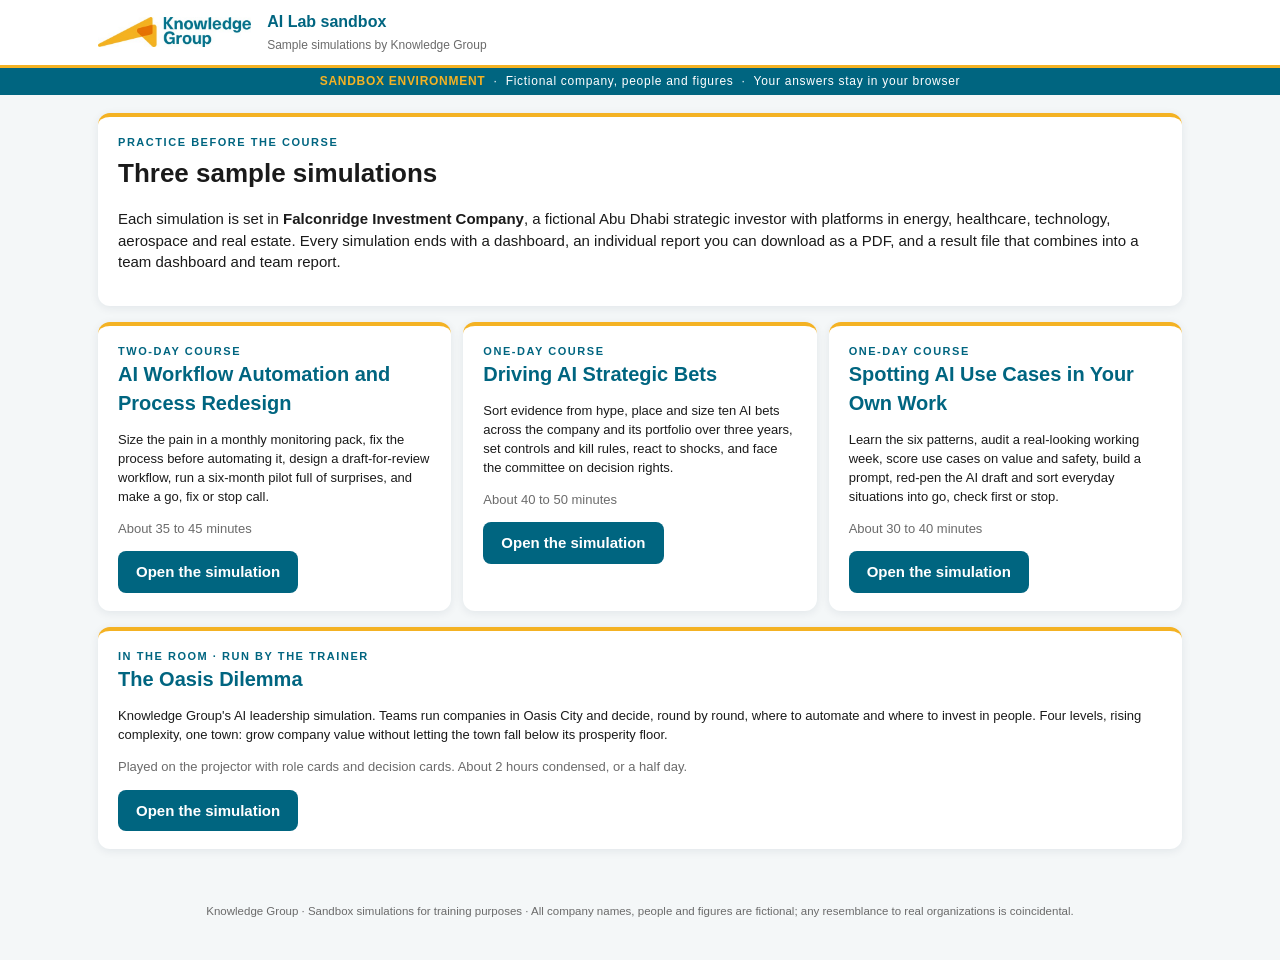
<file: index.html>
<!doctype html>
<html lang="en"><head><meta charset="utf-8"><meta name="viewport" content="width=device-width,initial-scale=1"><meta name="robots" content="noindex,nofollow">
<title>AI Lab sandbox: sample simulations | Knowledge Group</title><link rel="icon" href="assets/kg-logo.jpg"><link rel="stylesheet" href="assets/engine.css"></head>
<body>
<div class="top"><div class="in"><img src="assets/kg-logo.jpg" alt="Knowledge Group"><div class="t"><b>AI Lab sandbox</b><span>Sample simulations by Knowledge Group</span></div></div></div>
<div class="sandbox"><b>SANDBOX ENVIRONMENT</b> &nbsp;&middot;&nbsp; Fictional company, people and figures &nbsp;&middot;&nbsp; Your answers stay in your browser</div>
<div class="wrap">
<div class="card"><div class="kicker">Practice before the course</div><h1>Three sample simulations</h1>
<p>Each simulation is set in <b>Falconridge Investment Company</b>, a fictional Abu Dhabi strategic investor with platforms in energy, healthcare, technology, aerospace and real estate. Every simulation ends with a dashboard, an individual report you can download as a PDF, and a result file that combines into a team dashboard and team report.</p></div>
<div class="grid3">
<div class="card"><div class="kicker">Two-day course</div><h2>AI Workflow Automation and Process Redesign</h2><p class="small">Size the pain in a monthly monitoring pack, fix the process before automating it, design a draft-for-review workflow, run a six-month pilot full of surprises, and make a go, fix or stop call.</p><p class="small muted">About 35 to 45 minutes</p><a class="btn" href="workflow-redesign/">Open the simulation</a></div>
<div class="card"><div class="kicker">One-day course</div><h2>Driving AI Strategic Bets</h2><p class="small">Sort evidence from hype, place and size ten AI bets across the company and its portfolio over three years, set controls and kill rules, react to shocks, and face the committee on decision rights.</p><p class="small muted">About 40 to 50 minutes</p><a class="btn" href="ai-strategic-bets/">Open the simulation</a></div>
<div class="card"><div class="kicker">One-day course</div><h2>Spotting AI Use Cases in Your Own Work</h2><p class="small">Learn the six patterns, audit a real-looking working week, score use cases on value and safety, build a prompt, red-pen the AI draft and sort everyday situations into go, check first or stop.</p><p class="small muted">About 30 to 40 minutes</p><a class="btn" href="ai-use-cases/">Open the simulation</a></div>
</div>
<div class="card"><div class="kicker">In the room  &middot;  Run by the trainer</div><h2>The Oasis Dilemma</h2><p class="small">Knowledge Group's AI leadership simulation. Teams run companies in Oasis City and decide, round by round, where to automate and where to invest in people. Four levels, rising complexity, one town: grow company value without letting the town fall below its prosperity floor.</p><p class="small muted">Played on the projector with role cards and decision cards. About 2 hours condensed, or a half day.</p><a class="btn" href="oasis-dilemma/">Open the simulation</a></div>
</div>
<div class="foot">Knowledge Group &middot; Sandbox simulations for training purposes &middot; All company names, people and figures are fictional; any resemblance to real organizations is coincidental.</div>
</body></html>
</file>
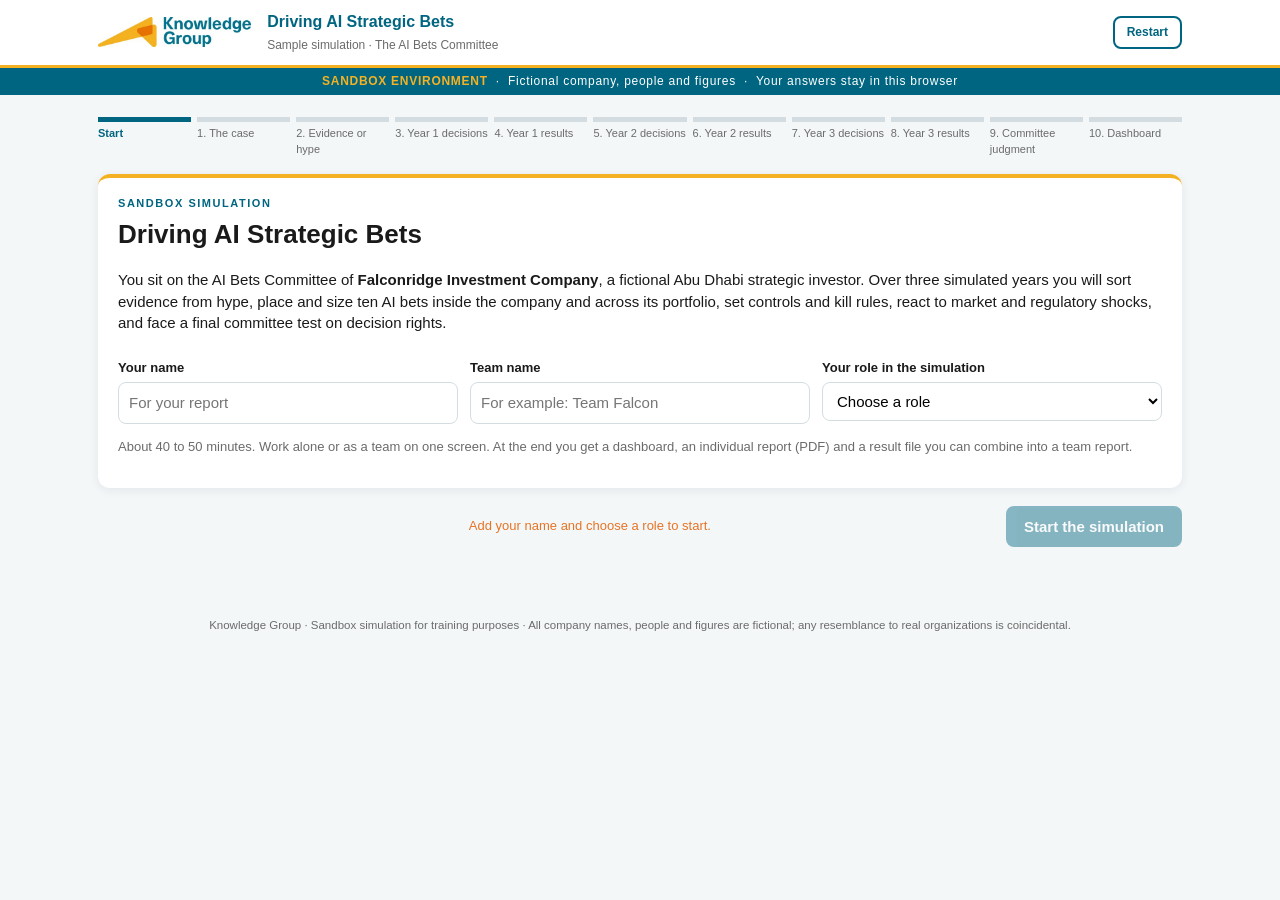
<file: ai-strategic-bets/index.html>
<!doctype html>
<html lang="en"><head><meta charset="utf-8"><meta name="viewport" content="width=device-width,initial-scale=1"><meta name="robots" content="noindex,nofollow">
<title>Driving AI Strategic Bets: sample simulation | Knowledge Group sandbox</title><link rel="icon" href="../assets/kg-logo.jpg"><link rel="stylesheet" href="../assets/engine.css"></head>
<body><div id="app"></div><noscript>Please turn on JavaScript to run this simulation.</noscript><script src="../assets/engine.js"></script><script src="sim.js"></script></body></html>
</file>
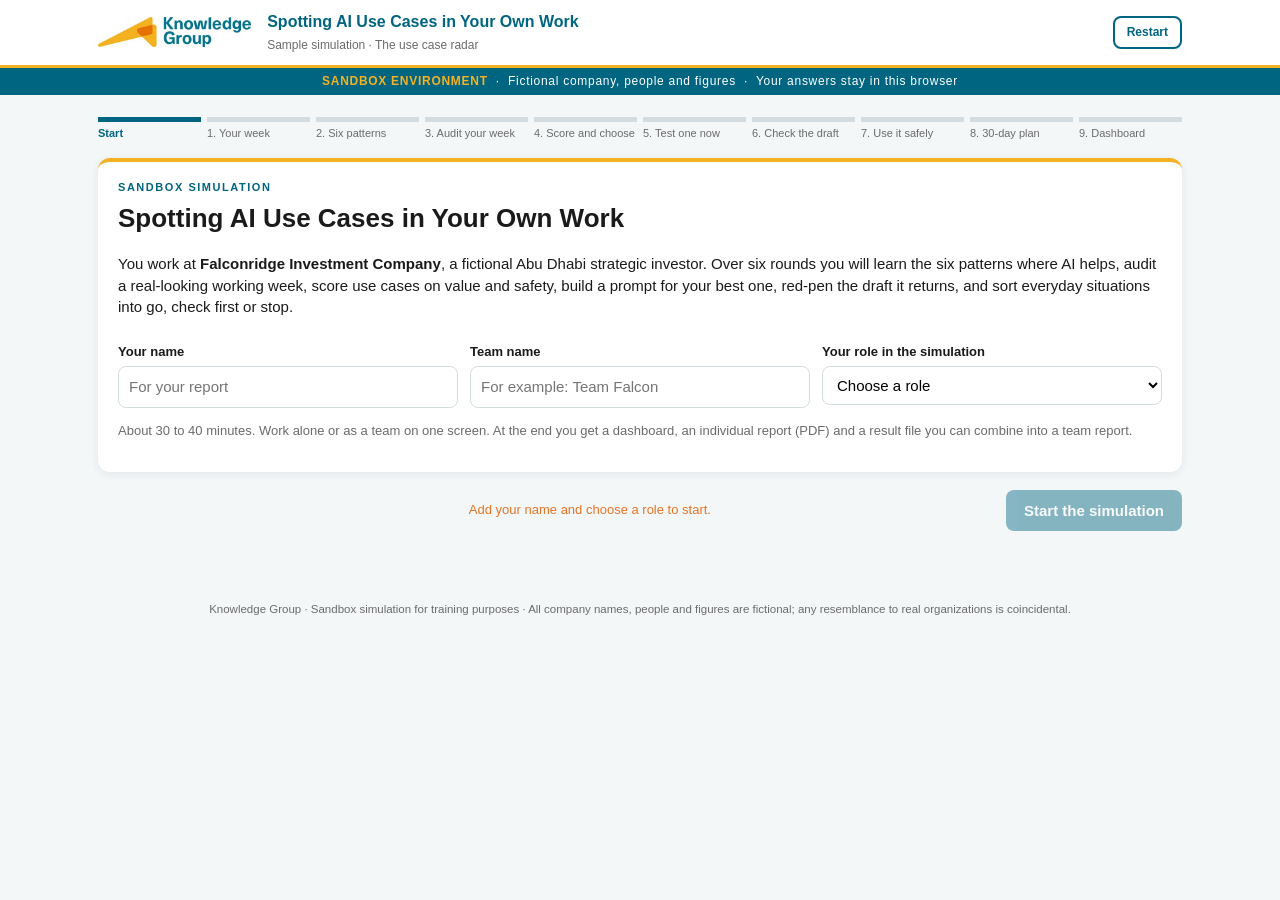
<file: ai-use-cases/index.html>
<!doctype html>
<html lang="en"><head><meta charset="utf-8"><meta name="viewport" content="width=device-width,initial-scale=1"><meta name="robots" content="noindex,nofollow">
<title>Spotting AI Use Cases in Your Own Work: sample simulation | Knowledge Group sandbox</title><link rel="icon" href="../assets/kg-logo.jpg"><link rel="stylesheet" href="../assets/engine.css"></head>
<body><div id="app"></div><noscript>Please turn on JavaScript to run this simulation.</noscript><script src="../assets/engine.js"></script><script src="sim.js"></script></body></html>
</file>
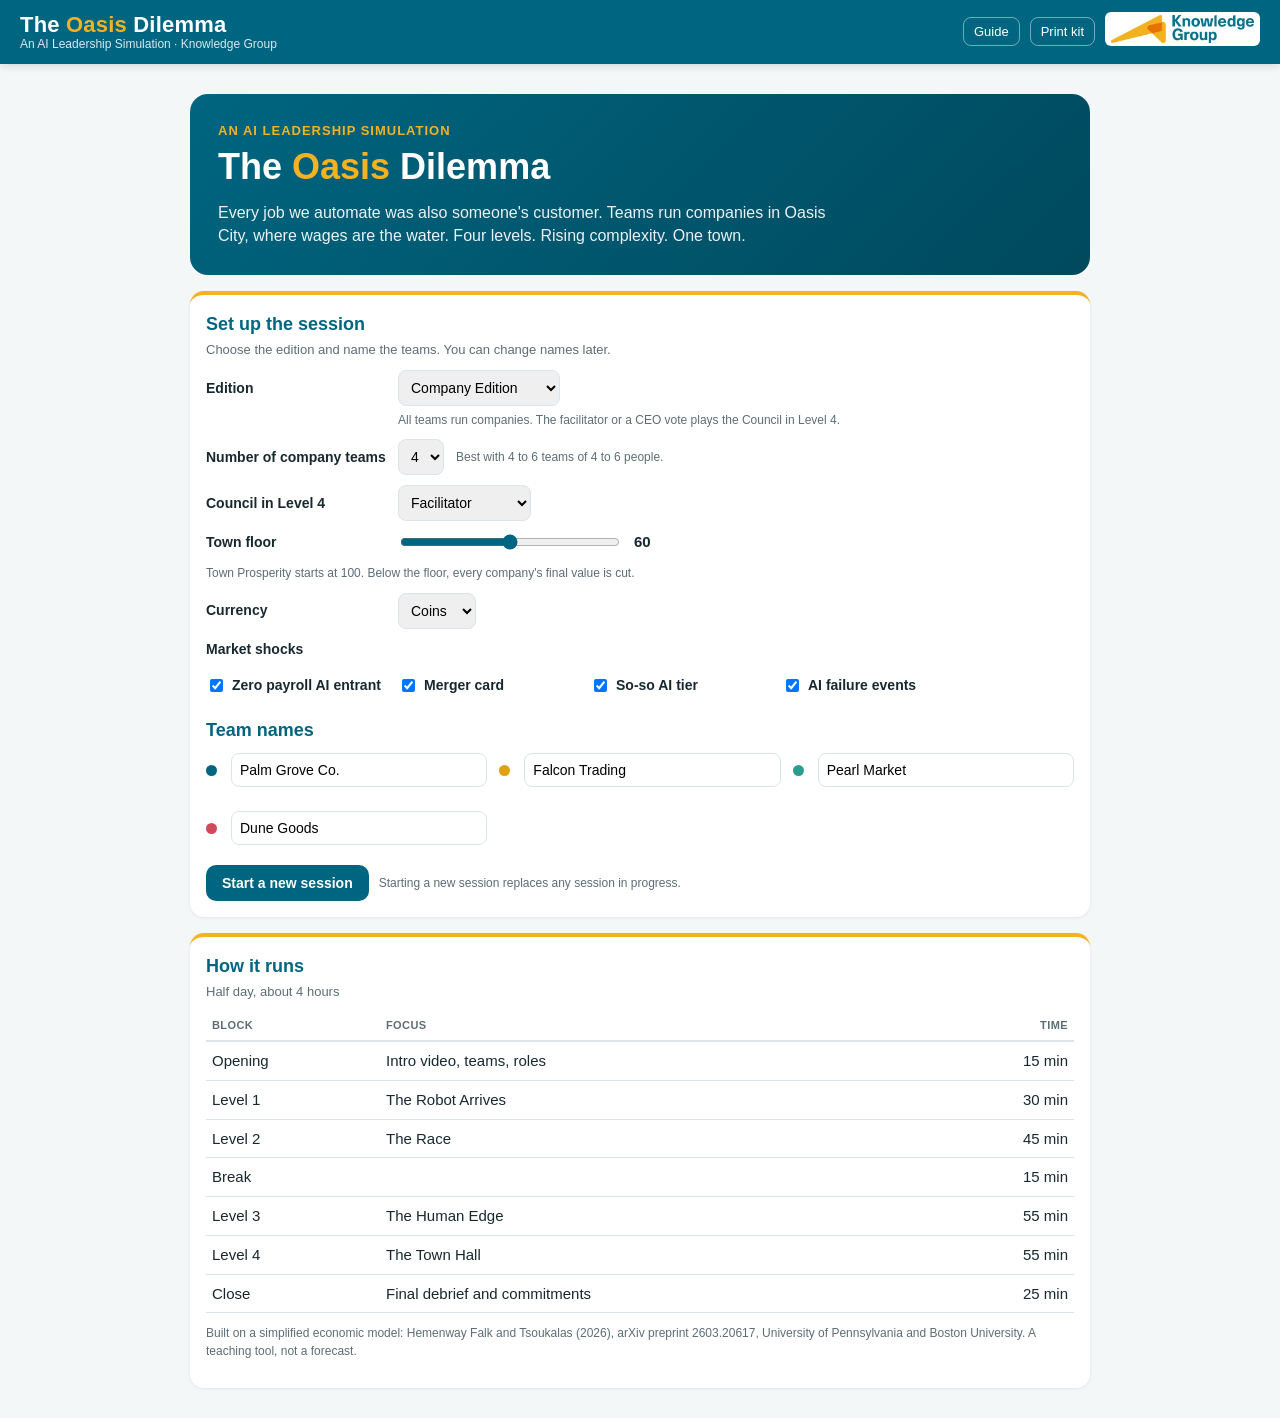
<file: oasis-dilemma/index.html>
<!DOCTYPE html>
<html lang="en">
<head>
<meta charset="utf-8">
<meta name="viewport" content="width=device-width, initial-scale=1">
<meta name="robots" content="noindex,nofollow">
<title>The Oasis Dilemma | Knowledge Group</title>
<link rel="icon" href="../assets/kg-logo.jpg">
<style>
:root{--teal:#006580;--teal-d:#00495d;--teal-l:#e5f1f4;--gold:#F4B223;--gold-d:#c98f0d;--gold-l:#fff5dc;--ink:#18282f;--muted:#5d6d75;--bg:#f3f7f8;--line:#dbe5e9;--good:#1f9d7a;--bad:#c8414f;--sand:#f3e3c3}
*{box-sizing:border-box}
html,body{margin:0;padding:0}
body{font-family:Arial,Helvetica,sans-serif;background:var(--bg);color:var(--ink);font-size:15px;line-height:1.45}
button{font-family:inherit;cursor:pointer}
.hdr{background:var(--teal);color:#fff;display:flex;align-items:center;gap:16px;padding:12px 20px;flex-wrap:wrap;position:sticky;top:0;z-index:20;box-shadow:0 2px 8px rgba(0,0,0,.12)}
.brand{display:flex;flex-direction:column;line-height:1.15}
.brand .t{font-size:22px;font-weight:700;letter-spacing:.2px}
.brand .t b{color:var(--gold)}
.brand .s{font-size:12px;opacity:.85}
.lvl{display:flex;align-items:center;gap:10px;margin-left:auto;flex-wrap:wrap}
.pill{background:rgba(255,255,255,.14);border:1px solid rgba(255,255,255,.25);border-radius:999px;padding:6px 12px;font-size:13px;white-space:nowrap}
.pill.gold{background:var(--gold);color:#3a2a00;border-color:var(--gold);font-weight:700}
.hbtn{background:transparent;border:1px solid rgba(255,255,255,.45);color:#fff;border-radius:8px;padding:6px 10px;font-size:13px}
.hbtn:hover{background:rgba(255,255,255,.12)}
.logo-slot img{height:34px;background:#fff;border-radius:6px;padding:3px 6px}
.wrap{padding:16px;max-width:1600px;margin:0 auto}
.grid{display:grid;grid-template-columns:1.1fr 1fr;gap:16px}
@media (max-width:980px){.grid{grid-template-columns:1fr}.lvl{margin-left:0}}
@media (max-width:760px){.hdr{position:static}.brand .t{font-size:20px}}
.card{background:#fff;border-radius:14px;border-top:4px solid var(--gold);box-shadow:0 1px 3px rgba(16,40,50,.08);padding:16px;margin-bottom:16px}
.card h2{margin:0 0 4px;font-size:18px;color:var(--teal)}
.card .sub{color:var(--muted);font-size:13px;margin-bottom:10px}
.stats{display:grid;grid-template-columns:repeat(4,1fr);gap:10px;margin-top:10px}
@media (max-width:620px){.stats{grid-template-columns:repeat(2,1fr)}}
.stat{background:var(--teal-l);border-radius:10px;padding:10px}
.stat .k{font-size:11px;text-transform:uppercase;letter-spacing:.5px;color:var(--muted)}
.stat .v{font-size:22px;font-weight:700;color:var(--teal-d)}
.stat .d{font-size:12px}
.up{color:var(--good)}.down{color:var(--bad)}
.meter{position:relative;height:16px;background:#eaf0f2;border-radius:999px;overflow:hidden;margin-top:6px}
.meter .fill{position:absolute;left:0;top:0;bottom:0;border-radius:999px;transition:width .8s}
.meter .floor{position:absolute;top:-3px;bottom:-3px;width:3px;background:var(--bad)}
.tpi-row{display:flex;justify-content:space-between;align-items:baseline;margin-top:12px}
.tpi-row .big{font-size:26px;font-weight:700}
table{border-collapse:collapse;width:100%}
.lb th{font-size:11px;text-transform:uppercase;letter-spacing:.4px;color:var(--muted);text-align:right;padding:6px 6px;border-bottom:2px solid var(--line);white-space:nowrap}
.lb th:first-child,.lb th:nth-child(2){text-align:left}
.lb td{padding:8px 6px;border-bottom:1px solid var(--line);text-align:right;white-space:nowrap}
.lb td:first-child,.lb td:nth-child(2){text-align:left}
.lb tr.entrant td{color:var(--muted);font-style:italic}
.dot{display:inline-block;width:11px;height:11px;border-radius:50%;margin-right:6px;vertical-align:-1px}
.wbar{display:flex;height:10px;width:110px;border-radius:5px;overflow:hidden;background:#eee}
.wbar span{display:block;height:100%}
.legend{display:flex;gap:12px;flex-wrap:wrap;font-size:12px;color:var(--muted);margin-top:8px}
.legend i{display:inline-block;width:10px;height:10px;border-radius:2px;margin-right:4px;vertical-align:-1px}
.scroll{overflow-x:auto}
.teams{display:grid;grid-template-columns:repeat(auto-fill,minmax(250px,1fr));gap:12px}
.team{border:1px solid var(--line);border-radius:12px;padding:12px;background:#fff;position:relative}
.team.locked{background:var(--teal-l);border-color:var(--teal)}
.team h3{margin:0 0 8px;font-size:15px;display:flex;align-items:center}
.field{display:flex;align-items:center;justify-content:space-between;margin:6px 0;gap:8px}
.field label{font-size:13px;color:var(--muted)}
.step{display:flex;align-items:center;gap:4px}
.step button{width:30px;height:30px;border-radius:8px;border:1px solid var(--line);background:#fff;font-size:17px;line-height:1}
.step button:hover{border-color:var(--teal)}
.step .n{min-width:28px;text-align:center;font-weight:700;font-size:16px}
.seg{display:flex;border:1px solid var(--line);border-radius:8px;overflow:hidden}
.seg button{border:0;background:#fff;padding:5px 8px;font-size:12px}
.seg button.on{background:var(--teal);color:#fff}
.note{font-size:12px;color:var(--muted);margin-top:6px}
.lockbox{text-align:center;padding:18px 0;color:var(--teal-d);font-weight:700}
.btn{border:0;border-radius:10px;padding:10px 16px;font-size:14px;font-weight:700}
.btn.primary{background:var(--teal);color:#fff}
.btn.primary:hover{background:var(--teal-d)}
.btn.gold{background:var(--gold);color:#3a2a00}
.btn.ghost{background:#fff;border:1px solid var(--line);color:var(--ink)}
.btn.small{padding:6px 10px;font-size:12px;border-radius:8px}
.btn:disabled{opacity:.45;cursor:not-allowed}
.actions{display:flex;gap:10px;flex-wrap:wrap;align-items:center;margin-top:14px}
.banner{background:var(--gold-l);border:1px solid var(--gold);border-radius:10px;padding:10px 12px;margin-bottom:12px;font-size:14px}
.banner b{color:#7a5300}
.modal-bg{position:fixed;inset:0;background:rgba(10,30,38,.6);z-index:50;display:flex;align-items:flex-start;justify-content:center;overflow-y:auto;padding:30px 12px}
.modal{background:#fff;border-radius:16px;max-width:980px;width:100%;padding:24px;border-top:6px solid var(--gold);box-shadow:0 20px 60px rgba(0,0,0,.3);animation:pop .25s ease-out}
@keyframes pop{from{transform:translateY(12px);opacity:0}to{transform:none;opacity:1}}
.modal h1{margin:0 0 6px;color:var(--teal);font-size:30px}
.modal h2{color:var(--teal);font-size:19px;margin:20px 0 8px}
.modal .kicker{color:var(--gold-d);font-weight:700;text-transform:uppercase;letter-spacing:1px;font-size:13px}
.modal ul{padding-left:20px;margin:6px 0}
.modal li{margin:5px 0}
.cols{display:grid;grid-template-columns:1fr 1fr;gap:16px}
@media (max-width:760px){.cols{grid-template-columns:1fr}}
.insight{background:var(--teal);color:#fff;border-radius:12px;padding:14px 16px;font-size:16px;margin:12px 0}
.insight b{color:var(--gold)}
.matrix td,.matrix th{border:1px solid var(--line);padding:10px;text-align:center}
.matrix th{background:var(--teal-l);font-size:13px}
.matrix td.hl{background:var(--gold-l);font-weight:700}
.reveal-row{display:grid;grid-template-columns:200px 1fr 120px 120px;gap:10px;align-items:center;padding:10px;border-bottom:1px solid var(--line);opacity:0;animation:fadein .5s forwards}
@media (max-width:760px){.reveal-row{grid-template-columns:1fr 1fr}}
@keyframes fadein{to{opacity:1}}
.icons{display:flex;flex-wrap:wrap;gap:2px}
.ic{width:18px;height:18px}
.evcard{max-width:420px;margin:10px auto;border-radius:16px;background:linear-gradient(160deg,var(--teal),var(--teal-d));color:#fff;padding:28px;text-align:center;animation:flip .6s ease-out}
@keyframes flip{from{transform:rotateY(90deg)}to{transform:none}}
.evcard .t{font-size:24px;font-weight:700;color:var(--gold);margin-bottom:8px}
.formrow{display:flex;gap:12px;align-items:center;margin:10px 0;flex-wrap:wrap}
.formrow label{min-width:180px;font-weight:700;font-size:14px}
input[type=text],select,textarea{font-family:inherit;font-size:14px;padding:8px;border:1px solid var(--line);border-radius:8px}
input[type=range]{width:220px;accent-color:var(--teal)}
textarea{width:100%;min-height:120px}
.tabs{display:flex;gap:6px;flex-wrap:wrap;margin:10px 0}
.tabs button{border:1px solid var(--line);background:#fff;border-radius:999px;padding:6px 12px;font-size:13px}
.tabs button.on{background:var(--teal);color:#fff;border-color:var(--teal)}
.guide h3{color:var(--teal);margin:18px 0 6px}
.guide p{margin:6px 0}
.small{font-size:12px;color:var(--muted)}
.podium{display:flex;gap:14px;align-items:flex-end;justify-content:center;margin:16px 0;flex-wrap:wrap}
.pod{background:var(--teal-l);border-radius:12px 12px 0 0;padding:12px;text-align:center;min-width:150px}
.pod.p1{background:var(--gold);min-height:190px}.pod.p2{min-height:150px}.pod.p3{min-height:120px}
.pod .n{font-weight:700;font-size:16px}.pod .v{font-size:24px;font-weight:700}
.kit{display:grid;grid-template-columns:repeat(auto-fill,minmax(300px,1fr));gap:14px}
.rcard{border:2px solid var(--teal);border-radius:12px;padding:14px;break-inside:avoid;page-break-inside:avoid;background:#fff}
.rcard .role{color:var(--teal);font-weight:700;font-size:18px}
.rcard .lv{color:var(--gold-d);font-weight:700;font-size:12px;text-transform:uppercase;letter-spacing:.8px}
.rcard .line{border-bottom:1px solid #9bb;height:26px}
.setup{max-width:900px;margin:30px auto}
.hero{background:linear-gradient(135deg,var(--teal),var(--teal-d));color:#fff;border-radius:18px;padding:28px;margin-bottom:16px;position:relative;overflow:hidden}
.hero h1{margin:0;font-size:36px}.hero h1 b{color:var(--gold)}
.hero p{margin:8px 0 0;max-width:620px;opacity:.92;font-size:16px}
.opt{display:inline-flex;align-items:center;gap:6px;margin:4px 12px 4px 0;font-size:14px}
.tag{display:inline-block;background:var(--gold-l);color:#7a5300;border-radius:6px;padding:2px 6px;font-size:11px;font-weight:700;margin-left:6px}
.chart{width:100%;height:auto}
.toast{position:fixed;bottom:18px;left:50%;transform:translateX(-50%);background:var(--ink);color:#fff;padding:10px 16px;border-radius:10px;z-index:60;font-size:14px;max-width:90vw;animation:pop .2s}
@media print{body{background:#fff}.modal-bg,.modal{background:#fff!important}#app,.modal-bg .no-print{display:none!important}.modal-bg{position:static;background:none;padding:0}.modal{box-shadow:none;border:0;max-width:none;padding:0}.rcard{margin-bottom:10px}.kit{grid-template-columns:1fr 1fr}}
</style>
</head>
<body>
<div id="app"></div>
<div id="modal"></div>
<script>
/* The Oasis Dilemma: simulation engine (pure functions, no DOM).
   Core mechanism follows Hemenway Falk and Tsoukalas (2026), "The AI Layoff Trap", arXiv:2603.20617:
   each firm keeps its full saving from automation but bears only its market share of the
   household demand it destroys. Level 1 reproduces the paper's prisoner's dilemma exactly. */
(function (root) {
  'use strict';

  var BASE = {
    wage: 10,            // coins per person per round
    lambda: 0.8,         // share of household income spent in Oasis City shops
    visitorPerFirm: 60,  // visitor and export demand per original company per round
    startCash: 100,
    startTrust: 60,
    sosoCost: 7,         // so-so AI: saves only 3, no integration cost, no ramp up
    sosoOut: 0.9,
    augCopilot: 2,       // AI copilot cost per augmented role per round
    augTrain: 3,         // one time training per new augmented role
    augRevenue: 6,       // better service and upselling per augmented role per round (own revenue)
    ventureReskill: 8,   // one time reskilling per person moved to a new venture
    ventureRamp: [0, 10, 14, 18], // venture revenue per person by venture age (rounds)
    ventureCapShare: 0.4,
    rehire: 4,           // one time cost to bring a role back from AI
    friction: 0.5,       // integration cost = friction x (new standard AI roles)^2
    retrainCost: 25,     // coins to retrain and re-employ one displaced person
    mergerFee: 15,
    charterMonitor: 2,
    valueMultiple: 6,
    ventureMultiple: 3
  };

  var LEVELS = {
    1: { key: 1, name: 'The Robot Arrives', rounds: 2, aiCost: [4, 4], aiOut: [1, 1], friction: false, jcurve: false,
         price: false, workforce: false, trustOnShare: false, events: false, council: false, soso: false, entrant: [] },
    2: { key: 2, name: 'The Race', rounds: 3, maxRounds: 4, aiCost: [4, 3, 2, 2], aiOut: [1.3, 1.5, 1.7, 1.8], friction: true, jcurve: true,
         price: true, workforce: false, trustOnShare: false, events: false, council: false, soso: true, entrant: [] },
    3: { key: 3, name: 'The Human Edge', rounds: 3, aiCost: [2, 2, 2], aiOut: [1.8, 1.9, 2.0], friction: true, jcurve: true,
         price: true, workforce: true, trustOnShare: true, events: true, council: false, soso: true, entrant: [0.5, 0.8, 1.0] },
    4: { key: 4, name: 'The Town Hall', rounds: 2, maxRounds: 3, aiCost: [2, 1, 1], aiOut: [2.0, 2.1, 2.2], friction: true, jcurve: true,
         price: true, workforce: true, trustOnShare: true, events: true, council: true, soso: true, entrant: [1.0, 1.1, 1.2] }
  };

  var PRICE = {
    value:    { label: 'Value',    attract: 1.3,  margin: -0.10 },
    standard: { label: 'Standard', attract: 1.0,  margin: 0 },
    premium:  { label: 'Premium',  attract: 0.75, margin: 0.08 }
  };

  var EVENTS = [
    { id: 'boom',      title: 'Export boom',        text: 'A new air route brings more visitors. Visitor demand is 25% higher this round.' },
    { id: 'slowdown',  title: 'Global slowdown',    text: 'Fewer visitors this round. Visitor demand is 20% lower.' },
    { id: 'outage',    title: 'AI outage',          text: 'A major AI provider goes down. Every AI agent produces half its output this round. Augmented roles keep working.' },
    { id: 'viral',     title: 'Viral praise',       text: 'A post about the company that invested most in its people goes viral. Its trust rises by 10.' },
    { id: 'incident',  title: 'Data incident',      text: 'The company with the most AI agents suffers a data incident. Trust falls by 12 and clean up costs 10 coins.' },
    { id: 'pricedrop', title: 'AI price drop',      text: 'A new model launches. AI agents cost 1 coin less this round.' },
    { id: 'backlash',  title: 'Customer backlash',  text: 'Local customers notice the empty counters. Any company that automated 3 or more roles this round loses 6 trust.' },
    { id: 'skills',    title: 'Skills shortage',    text: 'Trainers are fully booked. Training for new augmented roles costs double this round.' }
  ];

  function clamp(x, a, b) { return Math.max(a, Math.min(b, x)); }
  function r1(x) { return Math.round(x * 10) / 10; }

  // Seeded RNG so a session can be replayed
  function rng(seed) {
    var s = seed >>> 0;
    return function () {
      s = (s + 0x6D2B79F5) >>> 0;
      var t = s;
      t = Math.imul(t ^ (t >>> 15), t | 1);
      t ^= t + Math.imul(t ^ (t >>> 7), t | 61);
      return ((t ^ (t >>> 14)) >>> 0) / 4294967296;
    };
  }

  function param(arr, i) { return arr[Math.min(i, arr.length - 1)]; }

  function newFirm(id, name, L) {
    return {
      id: id, name: name, L: L || 10, active: true, mergedInto: null,
      human: L || 10, ai: 0, soso: 0, aug: 0, venture: 0,
      ventureCohorts: [], // [{n, age}]
      cash: BASE.startCash, trust: BASE.startTrust,
      charter: false, history: []
    };
  }

  function newGame(opts) {
    opts = opts || {};
    var n = clamp(opts.teams || 4, 2, 8);
    var names = opts.names || [];
    var firms = [];
    for (var i = 0; i < n; i++) firms.push(newFirm(i, names[i] || ('Team ' + (i + 1)), 10));
    return {
      version: 1,
      seed: opts.seed || 20261116,
      settings: {
        edition: opts.edition || 'company',      // company | government | mixed | lite
        councilMode: opts.councilMode || 'facilitator',
        modules: { merger: true, entrant: true, soso: true, failures: true },
        floor: opts.floor || 60,
        currency: opts.currency || 'coins',
        hints: true
      },
      N0: n,
      firms: firms,
      level: 1, round: 0,          // round index within level (0 based) of the NEXT round to play
      council: { levy: 0, retrain: 60, support: 30, rebate: 10, charterCap: 60, charterPenalty: 10, mandatory: false },
      town: { reemployed: 0, retrainFund: 0, entrantRevenue: 0 },
      log: [],                      // one entry per played round
      pendingEvent: null
    };
  }

  function levelCfg(game) {
    var cfg = JSON.parse(JSON.stringify(LEVELS[game.level]));
    if (game.settings.edition === 'lite') {
      cfg.price = false; cfg.soso = false; cfg.events = false;
      if (cfg.key === 2) { cfg.rounds = 2; cfg.maxRounds = 3; }
      if (cfg.key === 3) cfg.rounds = 2;
      if (cfg.key === 4) { cfg.rounds = 1; cfg.maxRounds = 2; }
    }
    if (!game.settings.modules.soso) cfg.soso = false;
    if (!game.settings.modules.entrant) cfg.entrant = [];
    return cfg;
  }

  function activeFirms(game) { return game.firms.filter(function (f) { return f.active; }); }

  // Default decision = keep current workforce
  function defaultDecision(f) {
    return { ai: f.ai, soso: f.soso, aug: f.aug, venture: f.venture, price: 'standard', charter: f.charter };
  }

  // Validate and normalise a decision for a firm in the current level
  function normalise(game, f, d) {
    var cfg = levelCfg(game);
    var L = f.L;
    var out = {
      ai: clamp(Math.round(+d.ai || 0), 0, L),
      soso: cfg.soso ? clamp(Math.round(+d.soso || 0), 0, L) : 0,
      aug: cfg.workforce ? clamp(Math.round(+d.aug || 0), 0, L) : 0,
      venture: cfg.workforce ? clamp(Math.round(+d.venture || 0), 0, Math.floor(L * BASE.ventureCapShare)) : 0,
      price: cfg.price && PRICE[d.price] ? d.price : 'standard',
      charter: cfg.council ? !!d.charter : false
    };
    if (!cfg.soso) { out.ai = clamp(out.ai + 0, 0, L); }
    // In Levels 1 and 2 existing so-so roles remain unless changed
    var used = out.ai + out.soso + out.aug + out.venture;
    if (used > L) {
      // trim in order: venture, aug, soso, ai
      var over = used - L;
      ['venture', 'aug', 'soso', 'ai'].forEach(function (k) {
        var t = Math.min(over, out[k]); out[k] -= t; over -= t;
      });
    }
    out.human = L - out.ai - out.soso - out.aug - out.venture;
    return out;
  }

  // Bot decision (Government edition, Level 4): rational short run best response
  function botDecision(game, f, cfg) {
    var i = game.round;
    var c = param(cfg.aiCost, i);
    var N = activeFirms(game).length;
    var eta = currentEta(game);
    var l = BASE.lambda * (1 - eta) * BASE.wage;
    var tau = game.council.levy;
    var marginal = (BASE.wage - c) - l / N - tau;
    var d = defaultDecision(f);
    var inCharter = game.council.mandatory || f.charter;
    var cap = Math.floor(f.L * game.council.charterCap / 100);
    var target = f.ai + f.soso;
    if (marginal > 0) target = Math.min(f.L - f.venture - f.aug, target + 3);
    else if (marginal < -2) target = Math.max(0, target - 2);
    if (inCharter && marginal <= game.council.charterPenalty) target = Math.min(target, cap);
    d.soso = Math.min(f.soso, target);
    d.ai = target - d.soso;
    d.charter = inCharter;
    return d;
  }

  function currentEta(game) {
    // income replaced for displaced households, from the last round played
    var last = game.log[game.log.length - 1];
    return last ? last.town.eta : 0;
  }

  function trustFactor(t) { return 0.6 + 0.8 * clamp(t, 0, 100) / 100; }

  // Play one round. decisions: {firmId: decision}. eventId optional.
  function playRound(game, decisions, eventId) {
    var g = JSON.parse(JSON.stringify(game));
    var cfg = levelCfg(g);
    var i = g.round;
    var R = rng(g.seed + g.log.length * 7919);
    var firms = activeFirms(g);
    var N = firms.length;
    var W = BASE.wage;
    var aiCost = param(cfg.aiCost, i);
    var aiOut = param(cfg.aiOut, i);
    var augOut = 1 + 0.65 * aiOut;
    var ev = eventId ? EVENTS.filter(function (e) { return e.id === eventId; })[0] : null;
    if (ev && ev.id === 'pricedrop') aiCost = Math.max(1, aiCost - 1);
    var augTrain = BASE.augTrain * (ev && ev.id === 'skills' ? 2 : 1);
    var govBots = g.settings.edition === 'government' && cfg.council;

    var rows = [];
    firms.forEach(function (f) {
      var raw = govBots ? botDecision(g, f, cfg) : (decisions && decisions[f.id]) || defaultDecision(f);
      if (cfg.council && g.council.mandatory) raw.charter = true;
      var d = normalise(g, f, raw);
      var prevAI = f.ai, prevSoso = f.soso, prevAug = f.aug, prevVen = f.venture;
      var newAI = Math.max(0, d.ai - prevAI);
      var newSoso = Math.max(0, d.soso - prevSoso);
      var autoTotalPrev = prevAI + prevSoso, autoTotal = d.ai + d.soso;
      var rehired = Math.max(0, autoTotalPrev - autoTotal);
      var newAug = Math.max(0, d.aug - prevAug);
      var newVen = Math.max(0, d.venture - prevVen);
      // venture cohorts
      var cohorts = f.ventureCohorts.map(function (c) { return { n: c.n, age: c.age + 1 }; });
      if (d.venture < prevVen) {
        var cut = prevVen - d.venture;
        for (var k = cohorts.length - 1; k >= 0 && cut > 0; k--) {
          var t = Math.min(cut, cohorts[k].n); cohorts[k].n -= t; cut -= t;
        }
        cohorts = cohorts.filter(function (c) { return c.n > 0; });
      }
      if (newVen > 0) cohorts.push({ n: newVen, age: 0 });
      var ventureRev = cohorts.reduce(function (s, c) { return s + c.n * BASE.ventureRamp[Math.min(c.age, BASE.ventureRamp.length - 1)]; }, 0);

      var aiEff = aiOut * (ev && ev.id === 'outage' ? 0.5 : 1);
      var oldAI = d.ai - newAI;
      var output = d.human * 1 + d.aug * augOut + oldAI * aiEff + newAI * aiEff * (cfg.jcurve ? 0.5 : 1) + d.soso * BASE.sosoOut * (ev && ev.id === 'outage' ? 0.5 : 1);
      if (!cfg.jcurve && !cfg.price) output = d.human + d.ai + d.soso + d.aug; // Level 1: equal output per role

      rows.push({ f: f, d: d, newAI: newAI, newSoso: newSoso, rehired: rehired, newAug: newAug, newVen: newVen,
                  cohorts: cohorts, ventureRev: ventureRev, output: output });
    });

    // Council: levy and charter
    var levy = cfg.council ? g.council.levy : 0;
    var autoAll = rows.reduce(function (s, r) { return s + r.d.ai + r.d.soso; }, 0);
    var levyRevenue = levy * autoAll;
    var penalties = 0;
    rows.forEach(function (r) {
      r.charterCost = 0; r.penalty = 0;
      if (cfg.council && r.d.charter) {
        r.charterCost = BASE.charterMonitor;
        var cap = Math.floor(r.f.L * g.council.charterCap / 100);
        var over = Math.max(0, r.d.ai + r.d.soso - cap);
        r.penalty = over * g.council.charterPenalty;
        penalties += r.penalty;
      }
    });
    var retrainMoney = cfg.council ? levyRevenue * g.council.retrain / 100 + penalties : 0;
    var supportMoney = cfg.council ? levyRevenue * g.council.support / 100 : 0;
    var rebateMoney = cfg.council ? levyRevenue * g.council.rebate / 100 : 0;

    // Displaced households and re-employment through retraining
    var displacedGross = autoAll;
    g.town.retrainFund += retrainMoney;
    var canRetrain = Math.floor(g.town.retrainFund / BASE.retrainCost);
    var room = Math.max(0, displacedGross - g.town.reemployed);
    var nowRetrained = Math.min(canRetrain, room);
    g.town.reemployed += nowRetrained;
    g.town.retrainFund -= nowRetrained * BASE.retrainCost;
    g.town.reemployed = Math.min(g.town.reemployed, displacedGross);
    var displaced = displacedGross - g.town.reemployed;

    var wagesPaid = rows.reduce(function (s, r) { return s + W * (r.d.human + r.d.aug + r.d.venture); }, 0);
    var householdIncome = wagesPaid + g.town.reemployed * W + supportMoney;
    var visitors = BASE.visitorPerFirm * g.N0 * (ev && ev.id === 'boom' ? 1.25 : ev && ev.id === 'slowdown' ? 0.8 : 1);
    var pool = visitors + BASE.lambda * householdIncome;

    // Attractiveness and shares
    rows.forEach(function (r) {
      var a = r.output;
      if (cfg.price) a *= PRICE[r.d.price].attract;
      if (cfg.trustOnShare) a *= trustFactor(r.f.trust);
      r.attract = a;
    });
    var sumA = rows.reduce(function (s, r) { return s + r.attract; }, 0);
    var entrantStrength = cfg.entrant.length ? param(cfg.entrant, i) * (1 - levy / 20) : 0;
    var entrantA = entrantStrength > 0 ? (sumA / N) * entrantStrength : 0;
    var totalA = sumA + entrantA;
    var entrantRevenue = totalA > 0 ? pool * entrantA / totalA : 0;
    g.town.entrantRevenue = entrantRevenue;

    // AI failure events (jagged frontier)
    var failures = [];
    rows.forEach(function (r) {
      r.failure = false;
      if (g.settings.modules.failures && g.level >= 2) {
        var roles = r.d.human + r.d.aug + r.d.ai + r.d.soso;
        var aiShare = roles > 0 ? (r.d.ai + r.d.soso) / roles : 0;
        var p = aiShare > 0.4 ? 0.25 * (aiShare - 0.4) / 0.6 : 0;
        if (roles > 0) p += 0.1 * r.d.soso / roles;
        if (R() < p) { r.failure = true; failures.push(r.f.id); }
      }
    });

    var totalProfit = 0;
    rows.forEach(function (r) {
      var share = totalA > 0 ? r.attract / totalA : 0;
      var poolRev = pool * share;
      if (r.failure) poolRev *= 0.85;
      var margin = cfg.price ? PRICE[r.d.price].margin * poolRev : 0;
      r.augRev = BASE.augRevenue * r.d.aug * (ev && ev.id === 'outage' ? 0.5 : 1);
      var revenue = poolRev + margin + r.ventureRev + r.augRev;
      var wages = W * (r.d.human + r.d.aug + r.d.venture);
      var aiCosts = aiCost * r.d.ai + BASE.sosoCost * r.d.soso + BASE.augCopilot * r.d.aug;
      var friction = cfg.friction ? BASE.friction * r.newAI * r.newAI : 0;
      var oneTime = r.rehired * BASE.rehire + r.newAug * augTrain + r.newVen * BASE.ventureReskill;
      var levyCost = levy * (r.d.ai + r.d.soso);
      var eventCost = 0;
      var rebate = N > 0 ? rebateMoney / N : 0;
      var costs = wages + aiCosts + friction + oneTime + levyCost + r.charterCost + r.penalty;
      r.share = share; r.poolRev = poolRev; r.revenue = revenue; r.wages = wages; r.aiCosts = aiCosts;
      r.friction = friction; r.oneTime = oneTime; r.levyCost = levyCost; r.rebate = rebate; r.eventCost = eventCost;
      r.costs = costs; r.profit = revenue - costs + rebate;
    });

    // Trust updates and events that hit trust or cost
    var trustNote = {};
    rows.forEach(function (r) {
      var t = r.f.trust, dt = 0;
      var auto = r.newAI + r.newSoso;
      dt -= 1.5 * auto;
      if (auto >= 4) dt -= 8;
      dt += 1.5 * r.newAug + 2 * r.newVen;
      if (auto === 0 && g.level >= 3) dt += 1;
      if (cfg.council && r.d.charter && !r.f.charter) dt += 4;
      if (cfg.council && !r.d.charter && r.f.charter) dt -= 6;
      if (r.failure) dt -= 10;
      if (ev && ev.id === 'backlash' && auto >= 3) dt -= 6;
      r.dTrust = dt;
      r.trustAfter = clamp(t + dt, 0, 100);
    });
    if (ev && (ev.id === 'viral' || ev.id === 'incident')) {
      var pick = rows.slice().sort(function (a, b) {
        return ev.id === 'viral' ? (b.d.aug + b.d.venture) - (a.d.aug + a.d.venture) : (b.d.ai + b.d.soso) - (a.d.ai + a.d.soso);
      })[0];
      if (pick) {
        if (ev.id === 'viral') { pick.trustAfter = clamp(pick.trustAfter + 10, 0, 100); pick.eventNote = 'Viral praise +10 trust'; }
        else { pick.trustAfter = clamp(pick.trustAfter - 12, 0, 100); pick.profit -= 10; pick.costs += 10; pick.eventCost = 10; pick.eventNote = 'Data incident: -12 trust, 10 coins'; }
      }
    }

    // Apply to firms
    rows.forEach(function (r) {
      var f = r.f;
      f.ai = r.d.ai; f.soso = r.d.soso; f.aug = r.d.aug; f.venture = r.d.venture; f.human = r.d.human;
      f.ventureCohorts = r.cohorts; f.trust = r.trustAfter; f.charter = r.d.charter;
      f.cash = r1(f.cash + r.profit);
      totalProfit += r.profit;
      var hist = f.history;
      var lastP = hist.length ? hist[hist.length - 1].profit : r.profit;
      var avgP = (lastP + r.profit) / 2;
      var tf = trustFactor(f.trust);
      var value = (avgP >= 0 ? BASE.valueMultiple * tf * avgP : BASE.valueMultiple * avgP) + BASE.ventureMultiple * r.ventureRev + f.cash;
      var rec = {
        level: g.level, round: i + 1, price: r.d.price, human: r.d.human, ai: r.d.ai, soso: r.d.soso, aug: r.d.aug, venture: r.d.venture,
        newAI: r.newAI + r.newSoso, rehired: r.rehired, output: r1(r.output), share: r.share, revenue: r1(r.revenue), ventureRev: r1(r.ventureRev), augRev: r1(r.augRev),
        wages: r1(r.wages), aiCosts: r1(r.aiCosts), friction: r1(r.friction), oneTime: r1(r.oneTime), levy: r1(r.levyCost),
        charterCost: r.charterCost, penalty: r1(r.penalty), rebate: r1(r.rebate), eventCost: r.eventCost, costs: r1(r.costs),
        profit: r1(r.profit), cash: f.cash, trust: r1(f.trust), dTrust: r1(r.dTrust), failure: r.failure, eventNote: r.eventNote || null,
        value: r1(value), charter: r.d.charter
      };
      hist.push(rec);
    });

    var employment = rows.reduce(function (s, r) { return s + r.d.human + r.d.aug + r.d.venture; }, 0) + g.town.reemployed;
    var HI0 = g.N0 * 10 * W, EMP0 = g.N0 * 10, PROF0 = g.N0 * 40;
    var tpi = 100 * (0.5 * householdIncome / HI0 + 0.3 * employment / EMP0 + 0.2 * clamp(totalProfit / PROF0, -1, 2));
    var lostWages = displacedGross * W;
    var eta = lostWages > 0 ? clamp((g.town.reemployed * W + supportMoney) / lostWages, 0, 1) : 0;

    // Paper reference values for the debrief
    var s = W - aiCost;
    var ell = BASE.lambda * (1 - eta) * W;
    var tauStar = ell * (1 - 1 / N);

    var entry = {
      level: g.level, round: i + 1, event: ev ? ev.id : null, failures: failures,
      params: { aiCost: aiCost, aiOut: aiOut, augOut: r1(augOut), N: N, levy: levy },
      town: {
        householdIncome: r1(householdIncome), wagesPaid: wagesPaid, visitors: visitors, pool: r1(pool), employment: employment,
        displaced: displaced, reemployed: g.town.reemployed, support: r1(supportMoney), retrainMoney: r1(retrainMoney),
        rebate: r1(rebateMoney), levyRevenue: r1(levyRevenue), entrantRevenue: r1(entrantRevenue), entrantShare: totalA > 0 ? entrantA / totalA : 0,
        totalProfit: r1(totalProfit), tpi: r1(tpi), eta: eta, automated: autoAll, roles: g.N0 * 10
      },
      paper: { s: s, ell: r1(ell), privateNet: r1(s - ell / N - levy), socialNet: r1(s - ell), tauStar: r1(tauStar) }
    };
    g.log.push(entry);
    g.round = i + 1;
    g.pendingEvent = null;
    return g;
  }

  function mergeFirms(game, aId, bId) {
    var g = JSON.parse(JSON.stringify(game));
    var a = g.firms[aId], b = g.firms[bId];
    if (!a || !b || !a.active || !b.active || aId === bId) return g;
    b.L += a.L; b.human += a.human; b.ai += a.ai; b.soso += a.soso; b.aug += a.aug; b.venture += a.venture;
    b.ventureCohorts = b.ventureCohorts.concat(a.ventureCohorts);
    b.cash = r1(b.cash + a.cash - BASE.mergerFee);
    b.trust = clamp((a.trust + b.trust) / 2 - 5, 0, 100);
    b.name = b.name + ' + ' + a.name;
    a.active = false; a.mergedInto = bId;
    g.log.push({ merger: true, level: g.level, round: g.round, a: aId, b: bId, town: g.log.length ? g.log[g.log.length - 1].town : null });
    return g;
  }

  function lastRoundEntry(game) {
    for (var k = game.log.length - 1; k >= 0; k--) if (!game.log[k].merger) return game.log[k];
    return null;
  }

  function finalScores(game) {
    var last = lastRoundEntry(game);
    var tpi = last ? last.town.tpi : 100;
    var floor = game.settings.floor;
    var mult = tpi < floor ? Math.max(0, tpi / floor) : 1;
    return activeFirms(game).map(function (f) {
      var h = f.history[f.history.length - 1];
      var v = h ? h.value : f.cash;
      return { id: f.id, name: f.name, value: r1(v), finalValue: r1(v * mult), mult: mult };
    }).sort(function (a, b) { return b.finalValue - a.finalValue; });
  }

  // Level 1 payoff matrix for the debrief (per round, all or nothing)
  function payoffMatrix(N) {
    var W = 10, lam = 0.8, vis = 60, c = 4;
    function profit(me, others) {
      var HI = W * ((10 - me) + (N - 1) * (10 - others));
      var pool = vis * N + lam * HI;
      return r1(pool / N - (W * (10 - me) + c * me));
    }
    return {
      bothHold: profit(0, 0), meAuto: profit(10, 0), othersAuto: profit(0, 10), allAuto: profit(10, 10),
      perJob: { save: W - c, cost: r1(lam * W / N), town: r1(lam * W - (W - c)) }
    };
  }

  function levelDone(game) {
    var cfg = levelCfg(game);
    return game.round >= (cfg.maxRounds || cfg.rounds);
  }
  function nextLevel(game) {
    var g = JSON.parse(JSON.stringify(game));
    if (g.level < 4) { g.level += 1; g.round = 0; }
    return g;
  }

  var API = { BASE: BASE, levelDone: levelDone, nextLevel: nextLevel, LEVELS: LEVELS, PRICE: PRICE, EVENTS: EVENTS, newGame: newGame, playRound: playRound, levelCfg: levelCfg,
              normalise: normalise, defaultDecision: defaultDecision, mergeFirms: mergeFirms, finalScores: finalScores,
              payoffMatrix: payoffMatrix, activeFirms: activeFirms, lastRoundEntry: lastRoundEntry, trustFactor: trustFactor };
  if (typeof module !== 'undefined' && module.exports) module.exports = API; else root.OasisEngine = API;
})(this);

</script>
<script>
(function () {
'use strict';
var E = window.OasisEngine;
var KEY = 'oasisDilemma.v1';
var COLORS = ['#006580', '#E0A10F', '#2A9D8F', '#D1495B', '#6D597A', '#3D7EA6', '#9C6644', '#7FA34A'];
var NAMES = ['Palm Grove Co.', 'Falcon Trading', 'Pearl Market', 'Dune Goods', 'Date Tree Foods', 'Gazelle Supply', 'Sand Rose Retail', 'Mirage Mart'];
var ENTRANT = 'AutoSouq (AI native, zero payroll)';
var S = { view: 'setup', game: null, dec: {}, undo: [], modal: null, logo: null, setup: { teams: 4, names: NAMES.slice(), edition: 'company', councilMode: 'facilitator', floor: 60, currency: 'coins', modules: { merger: true, entrant: true, soso: true, failures: true } }, guideTab: 'run', kitTab: 'roles', lens: false };

function save() { try { localStorage.setItem(KEY, JSON.stringify({ view: S.view, game: S.game, dec: S.dec, setup: S.setup, logo: S.logo })); } catch (e) {} }
function load() { try { var x = JSON.parse(localStorage.getItem(KEY) || 'null'); if (x) { S.view = x.view || 'setup'; S.game = x.game; S.dec = x.dec || {}; S.setup = x.setup || S.setup; S.logo = x.logo || null; } } catch (e) {} }

function $(id) { return document.getElementById(id); }
function esc(s) { return String(s == null ? '' : s).replace(/[&<>"']/g, function (c) { return { '&': '&amp;', '<': '&lt;', '>': '&gt;', '"': '&quot;', "'": '&#39;' }[c]; }); }
function fmt(n, d) { if (n == null || isNaN(n)) return '0'; var v = Math.round(n * Math.pow(10, d || 0)) / Math.pow(10, d || 0); return v.toLocaleString('en-US', { minimumFractionDigits: d || 0, maximumFractionDigits: d || 0 }); }
function pct(x) { return fmt(x * 100) + '%'; }
function cur() { return S.game ? S.game.settings.currency : S.setup.currency; }
function C(t) { return cur() === 'pearls' ? String(t).replace(/\bcoins\b/g, 'pearls').replace(/\bcoin\b/g, 'pearl') : t; }
function sign(n) { return (n > 0 ? '+' : '') + fmt(n); }
function toast(msg) { var t = document.createElement('div'); t.className = 'toast'; t.textContent = msg; document.body.appendChild(t); setTimeout(function () { t.remove(); }, 2600); }

var LEVEL_INFO = {
  1: { time: '30 min', rounds: '2 rounds', story: 'An AI agent arrives in Oasis City. It does a person\'s job for 4 coins a round. A person costs 10. Every company gets the same offer at the same time.',
       news: ['One decision: how many of your 10 people do you replace with an AI agent?', 'Decide in secret. Every company reveals at the same time.', 'Visitors bring 60 coins per company each round. Everything else comes from local households.'],
       decide: 'AI agents (0 to 10)',
       insight: 'Each AI agent saved you <b>6 coins</b> and cost you only <b>8 &divide; number of companies</b> in lost sales. The rest landed on your rivals. Rational for each, ruinous for all. Economists call this a <b>demand externality</b>.',
       questions: ['What did you expect the other companies to do?', 'What did you decide, and why?', 'Who paid for your savings?', 'Where in your organization does a smart local decision create a cost somewhere else?'] },
  2: { time: '45 min', rounds: 'secret number of rounds', story: 'AI gets cheaper and better every round. Automating now wins market share. Nobody knows when this level ends.',
       news: ['AI cost falls every round (4, then 3, then 2) and AI output rises above a person\'s.', 'Integration cost: adding many agents at once costs more than going step by step.', 'New agents work at half speed in their first round.', 'Price position: Value wins customers but gives up margin. Premium earns more per sale but wins fewer customers.', 'Handshake Minute: talk to rivals before each vote. Promises are not binding.', 'So-so AI: cheap to install and works at once, but saves only 3 coins and produces less.'],
       decide: 'AI agents, so-so AI, price position',
       insight: 'More rivals and better AI make the trap <b>stronger</b>. Market share gains cancel out when everyone races. Yet as AI gets cheaper, there is a point where some automation is right for the whole town. The real question is <b>pace and how far</b>.',
       questions: ['Did promises hold? Why or why not?', 'What happened to your market share when everyone raced?', 'What changed as AI got cheaper?', 'Is there a point where automating is right for everyone? How would you know?'] },
  3: { time: '55 min', rounds: '3 rounds', story: 'Every role is now a choice. Trust starts to move customers. And a zero payroll rival moves into town.',
       news: ['For each role: Keep (person), Automate (AI agent), Augment (person plus AI copilot) or Redeploy to a New Venture.', 'Augmented roles produce more, earn service revenue, and keep wages in town.', 'New Ventures cost 8 coins to reskill once, then grow new customers from the next round.', 'Trust now moves market share. Big automation moves make headlines.', 'AutoSouq, an AI native company with zero payroll, enters the market.', 'Event cards each round. AI failures rise when AI runs most of your work.'],
       decide: 'AI agents, so-so AI, augmented roles, new venture roles, price',
       insight: '<b>People strategy is market strategy.</b> Augmenting people and creating new work keep the water flowing, but they cost cash now and pay later. A zero payroll rival takes customers and gives nothing back to the town.',
       questions: ['Which workforce mix created the most value, and for whom?', 'What did trust cost or earn you?', 'How did the zero payroll rival change your thinking?', 'In your organization: which roles should AI do, which should people do with AI, and where could people create new customers?'] },
  4: { time: '55 min', rounds: '2 rounds', story: 'The town meets. Someone has to set the rules. If Oasis City\'s prosperity falls below the floor, every company\'s value is cut.',
       news: ['The Council sets an automation levy per AI agent and decides where the money goes: retraining, household support, or rebates to companies.', 'Companies can sign the Town Charter: a cap on AI share, with monitoring and a penalty per role over the cap.', 'AI gets cheaper again this level.', 'Final score: company value, protected by the town floor.'],
       decide: 'Council policy, then each company\'s workforce and Charter choice',
       insight: 'Some problems cannot be solved inside one company. The research model finds that only a <b>levy equal to the damage each agent does to rivals</b> fully fixes the trap, best spent on <b>retraining and support</b>. A charter works only when almost everyone joins and it is enforced.',
       questions: ['Why couldn\'t companies fix this alone?', 'What did the levy or the Charter change?', 'Who was left out of your policy?', 'What is one automation decision you will revisit on Monday?'] }
};

/* ---------- decisions ---------- */
function initDecisions() {
  S.dec = {};
  E.activeFirms(S.game).forEach(function (f) {
    var last = f.history.length ? f.history[f.history.length - 1] : null;
    S.dec[f.id] = { ai: f.ai, soso: f.soso, aug: f.aug, venture: f.venture, price: last ? last.price : 'standard', charter: f.charter, locked: false };
  });
}
function cfg() { return E.levelCfg(S.game); }
function used(d) { return d.ai + d.soso + d.aug + d.venture; }
function govBots() { return S.game.settings.edition === 'government' && cfg().council; }

/* ---------- SVG: oasis scene ---------- */
function oasisSVG() {
  var g = S.game, last = g ? E.lastRoundEntry(g) : null;
  var N0 = g ? g.N0 : S.setup.teams;
  var hiRatio = last ? Math.max(0, Math.min(1.2, last.town.householdIncome / (N0 * 100))) : 1;
  var tpi = last ? last.town.tpi : 100;
  var floor = g ? g.settings.floor : 60;
  var health = Math.max(0, Math.min(1, (tpi - 15) / 85));
  function mix(a, b, t) { var pa = [parseInt(a.substr(1, 2), 16), parseInt(a.substr(3, 2), 16), parseInt(a.substr(5, 2), 16)], pb = [parseInt(b.substr(1, 2), 16), parseInt(b.substr(3, 2), 16), parseInt(b.substr(5, 2), 16)]; return 'rgb(' + pa.map(function (v, i) { return Math.round(v + (pb[i] - v) * t); }).join(',') + ')'; }
  var leaf = mix('#a8834a', '#2f9a62', health), leaf2 = mix('#8c6a3a', '#237a4d', health);
  var pondRx = 70 + 120 * Math.min(1, hiRatio), pondRy = 22 + 34 * Math.min(1, hiRatio);
  var water = mix('#c9b48a', '#2b9fc4', Math.min(1, hiRatio));
  var dur = hiRatio > 0.02 ? (3 + (1 - Math.min(1, hiRatio)) * 9).toFixed(1) : 0;
  var cx = 400, cy = 250;
  var firms = g ? E.activeFirms(g) : [];
  var n = g ? firms.length : N0;
  var entrantOn = g && last && last.town.entrantRevenue > 0;
  var slots = n + (entrantOn ? 1 : 0);
  var svg = '<svg class="chart" viewBox="0 0 800 400" role="img" aria-label="Oasis City">';
  svg += '<defs><linearGradient id="sky" x1="0" y1="0" x2="0" y2="1"><stop offset="0" stop-color="#e9f6fa"/><stop offset="1" stop-color="#fdf6e6"/></linearGradient></defs>';
  svg += '<rect width="800" height="400" fill="url(#sky)"/>';
  svg += '<circle cx="680" cy="70" r="34" fill="#F4B223" opacity=".85"/>';
  svg += '<path d="M0 300 Q 200 250 400 290 T 800 280 V400 H0Z" fill="#f3e1bb"/><path d="M0 330 Q 220 300 420 330 T 800 320 V400 H0Z" fill="#ead2a2"/>';
  // pond
  svg += '<ellipse cx="' + cx + '" cy="' + cy + '" rx="' + (pondRx + 14) + '" ry="' + (pondRy + 8) + '" fill="#e2cc9c"/>';
  svg += '<ellipse cx="' + cx + '" cy="' + cy + '" rx="' + pondRx + '" ry="' + pondRy + '" fill="' + water + '" style="transition:all 1s"/>';
  svg += '<ellipse cx="' + (cx - pondRx * 0.3) + '" cy="' + (cy - pondRy * 0.3) + '" rx="' + (pondRx * 0.35) + '" ry="' + (pondRy * 0.18) + '" fill="#fff" opacity=".35"/>';
  // palms
  [[cx - pondRx - 40, cy - 10, 1], [cx + pondRx + 34, cy - 18, 0.9], [cx - 60, cy - pondRy - 40, 0.8], [cx + 80, cy - pondRy - 34, 0.75]].forEach(function (p, i) {
    var x = p[0], y = p[1], s = p[2], droop = (1 - health) * 18;
    svg += '<path d="M' + x + ' ' + y + ' q ' + (6 * s) + ' ' + (-50 * s) + ' ' + (2 * s) + ' ' + (-95 * s) + '" stroke="#8a6a3c" stroke-width="' + (7 * s) + '" fill="none" stroke-linecap="round"/>';
    var tx = x + 2 * s, ty = y - 95 * s;
    [[-60, -10], [-30, -30], [0, -38], [30, -30], [60, -10]].forEach(function (l, j) {
      svg += '<path d="M' + tx + ' ' + ty + ' q ' + (l[0] * 0.5 * s) + ' ' + ((l[1] - 12) * s) + ' ' + (l[0] * s) + ' ' + ((l[1] + droop + 22) * s) + '" stroke="' + (j % 2 ? leaf : leaf2) + '" stroke-width="' + (9 * s) + '" fill="none" stroke-linecap="round" style="transition:stroke 1s"/>';
    });
  });
  // money loop
  var loopRx = pondRx + 95, loopRy = pondRy + 70;
  var loopPath = 'M ' + (cx - loopRx) + ' ' + cy + ' a ' + loopRx + ' ' + loopRy + ' 0 1 0 ' + (2 * loopRx) + ' 0 a ' + loopRx + ' ' + loopRy + ' 0 1 0 ' + (-2 * loopRx) + ' 0';
  svg += '<path id="loop" d="' + loopPath + '" fill="none" stroke="#F4B223" stroke-width="2" stroke-dasharray="6 8" opacity=".7"/>';
  if (dur) {
    var coins = Math.max(2, Math.round(12 * Math.min(1, hiRatio)));
    for (var c = 0; c < coins; c++) {
      svg += '<circle r="6" fill="#F4B223" stroke="#c98f0d" stroke-width="1.5"><animateMotion dur="' + dur + 's" repeatCount="indefinite" begin="-' + (c * dur / coins).toFixed(2) + 's"><mpath href="#loop"/></animateMotion></circle>';
    }
  }
  // shops around loop
  for (var k = 0; k < slots; k++) {
    var th = Math.PI * (1.04 + 0.92 * (slots === 1 ? 0.5 : k / (slots - 1)));
    var sx = cx + Math.cos(th) * 315 - 30, sy = cy + Math.sin(th) * 150 - 52;
    sy = Math.max(22, Math.min(300, sy));
    var isEnt = entrantOn && k === slots - 1;
    var f = isEnt ? null : firms[k];
    var col = isEnt ? '#2b3a42' : COLORS[f ? f.id % COLORS.length : k];
    svg += '<g transform="translate(' + sx.toFixed(0) + ',' + sy.toFixed(0) + ')">';
    svg += '<rect x="0" y="16" width="60" height="38" rx="4" fill="#fff" stroke="' + col + '" stroke-width="2.5"/>';
    svg += '<path d="M-4 18 L64 18 L58 4 L2 4 Z" fill="' + col + '"/>';
    svg += '<rect x="22" y="34" width="16" height="20" fill="' + col + '" opacity=".25"/>';
    if (f) {
      var people = f.human + f.aug + f.venture, bots = f.ai + f.soso;
      svg += '<text x="30" y="70" text-anchor="middle" font-size="11" font-weight="700" fill="#18282f" stroke="#fff" stroke-width="3" paint-order="stroke">' + esc(f.name.length > 14 ? f.name.slice(0, 13) + '.' : f.name) + '</text>';
      svg += '<text x="30" y="83" text-anchor="middle" font-size="10" fill="#5d6d75" stroke="#fff" stroke-width="3" paint-order="stroke">' + people + ' people &middot; ' + bots + ' AI</text>';
      if (bots > 0) svg += robotIcon(44, -14, 14, '#5d6d75');
      if (people > 0) svg += personIcon(8, -14, 14, col);
    } else if (isEnt) {
      svg += '<text x="30" y="70" text-anchor="middle" font-size="11" font-weight="700" fill="#2b3a42" stroke="#fff" stroke-width="3" paint-order="stroke">AutoSouq</text>';
      svg += '<text x="30" y="83" text-anchor="middle" font-size="10" fill="#5d6d75">0 people</text>';
      svg += robotIcon(22, -16, 16, '#2b3a42');
    }
    svg += '</g>';
  }
  svg += '<text x="16" y="388" font-size="12" fill="#5d6d75">Household income ' + pct(Math.min(9, hiRatio)) + ' of start &middot; coins flow faster when the town is full</text>';
  if (last && tpi < floor) svg += '<text x="784" y="388" text-anchor="end" font-size="13" font-weight="700" fill="#c8414f">Below the town floor</text>';
  svg += '</svg>';
  return svg;
}
function robotIcon(x, y, s, col) {
  return '<g transform="translate(' + x + ',' + y + ') scale(' + (s / 16) + ')"><rect x="2" y="4" width="12" height="10" rx="2" fill="#fff" stroke="' + col + '" stroke-width="1.6"/><circle cx="6" cy="9" r="1.3" fill="' + col + '"/><circle cx="10" cy="9" r="1.3" fill="' + col + '"/><line x1="8" y1="1" x2="8" y2="4" stroke="' + col + '" stroke-width="1.6"/><circle cx="8" cy="1" r="1.2" fill="#F4B223"/></g>';
}
function personIcon(x, y, s, col) {
  return '<g transform="translate(' + x + ',' + y + ') scale(' + (s / 16) + ')"><circle cx="8" cy="4" r="3.2" fill="' + col + '"/><path d="M2 15 q6 -10 12 0 z" fill="' + col + '"/></g>';
}

/* ---------- charts ---------- */
function lineChart(series, opts) {
  opts = opts || {};
  var W = 560, H = 220, P = { l: 44, r: 12, t: 12, b: 28 };
  var all = []; series.forEach(function (s) { all = all.concat(s.values.filter(function (v) { return v != null; })); });
  if (opts.floor != null) all.push(opts.floor);
  if (!all.length) return '<div class="small">No data yet.</div>';
  var min = Math.min(0, Math.min.apply(null, all)), max = Math.max.apply(null, all) * 1.08 || 1;
  var n = Math.max.apply(null, series.map(function (s) { return s.values.length; }));
  function X(i) { return P.l + (n <= 1 ? (W - P.l - P.r) / 2 : i * (W - P.l - P.r) / (n - 1)); }
  function Y(v) { return H - P.b - (v - min) / (max - min) * (H - P.t - P.b); }
  var svg = '<svg class="chart" viewBox="0 0 ' + W + ' ' + H + '">';
  for (var t = 0; t <= 4; t++) { var v = min + (max - min) * t / 4; svg += '<line x1="' + P.l + '" x2="' + (W - P.r) + '" y1="' + Y(v) + '" y2="' + Y(v) + '" stroke="#e6edf0"/><text x="' + (P.l - 6) + '" y="' + (Y(v) + 4) + '" font-size="10" text-anchor="end" fill="#5d6d75">' + fmt(v) + '</text>'; }
  if (min < 0) svg += '<line x1="' + P.l + '" x2="' + (W - P.r) + '" y1="' + Y(0) + '" y2="' + Y(0) + '" stroke="#9aa"/>';
  if (opts.floor != null) svg += '<line x1="' + P.l + '" x2="' + (W - P.r) + '" y1="' + Y(opts.floor) + '" y2="' + Y(opts.floor) + '" stroke="#c8414f" stroke-dasharray="5 4"/><text x="' + (W - P.r) + '" y="' + (Y(opts.floor) - 4) + '" font-size="10" text-anchor="end" fill="#c8414f">floor</text>';
  (opts.labels || []).forEach(function (lb, i) { if (n <= 12 || i % 2 === 0) svg += '<text x="' + X(i) + '" y="' + (H - 8) + '" font-size="10" text-anchor="middle" fill="#5d6d75">' + esc(lb) + '</text>'; });
  series.forEach(function (s) {
    var pts = s.values.map(function (v, i) { return v == null ? null : X(i) + ',' + Y(v); }).filter(Boolean);
    if (pts.length > 1) svg += '<polyline points="' + pts.join(' ') + '" fill="none" stroke="' + s.color + '" stroke-width="' + (s.width || 2.5) + '" stroke-linejoin="round"/>';
    s.values.forEach(function (v, i) { if (v != null) svg += '<circle cx="' + X(i) + '" cy="' + Y(v) + '" r="3" fill="' + s.color + '"/>'; });
  });
  svg += '</svg>';
  if (opts.legend) svg += '<div class="legend">' + series.map(function (s) { return '<span><i style="background:' + s.color + '"></i>' + esc(s.name) + '</span>'; }).join('') + '</div>';
  return svg;
}
function roundLabels(g, start) { var l = g.log.filter(function (e) { return !e.merger; }).map(function (e) { return 'L' + e.level + 'R' + e.round; }); return start ? ['Start'].concat(l) : l; }
function townSeries(g, key) { var base = { householdIncome: g.N0 * 100, tpi: 100, totalProfit: g.N0 * 40 }[key]; return [base].concat(g.log.filter(function (e) { return !e.merger; }).map(function (e) { return e.town[key]; })); }
function firmSeries(g, key) {
  var entries = g.log.filter(function (e) { return !e.merger; });
  return g.firms.map(function (f) {
    var vals = entries.map(function (e) { var h = f.history.filter(function (x) { return x.level === e.level && x.round === e.round; })[0]; return h ? h[key] : null; });
    return { name: f.name, color: COLORS[f.id % COLORS.length], values: vals };
  }).filter(function (s) { return s.values.some(function (v) { return v != null; }); });
}

/* ---------- render ---------- */
function header() {
  var g = S.game, c = g ? cfg() : null;
  var h = '<div class="hdr"><div class="brand"><div class="t">The <b>Oasis</b> Dilemma</div><div class="s">An AI Leadership Simulation &middot; Knowledge Group</div></div>';
  h += '<div class="lvl">';
  if (g && S.view === 'play') {
    h += '<span class="pill gold">Level ' + g.level + ' &middot; ' + esc(c.name) + '</span>';
    var rn = g.round + (E.levelDone(g) || roundComplete() ? 0 : 1);
    h += '<span class="pill">' + (g.level === 2 ? 'Round ' + Math.max(1, rn) + ' of ?' : 'Round ' + Math.max(1, rn) + ' of ' + c.rounds) + '</span>';
    h += '<span class="pill">' + editionLabel(g.settings.edition) + '</span>';
  }
  h += '<button class="hbtn" data-a="guide">Guide</button><button class="hbtn" data-a="kit">Print kit</button>';
  if (g) h += '<button class="hbtn" data-a="settings">Settings</button>';
  if (S.undo.length) h += '<button class="hbtn" data-a="undo">Undo</button>';
  h += '<span class="logo-slot"><img alt="Knowledge Group" src="' + (S.logo || '../assets/kg-logo.jpg') + '"></span>';
  h += '</div></div>';
  return h;
}
function editionLabel(e) { return { company: 'Company Edition', government: 'Government Edition', mixed: 'Mixed Edition', lite: 'Lite Edition' }[e] || e; }
function roundComplete() { var g = S.game; var c = cfg(); return g.round >= c.rounds; }

function render() {
  var html = header();
  if (S.view === 'setup' || !S.game) html += renderSetup();
  else if (S.view === 'final') html += renderFinal();
  else html += renderPlay();
  $('app').innerHTML = html;
  renderModal();
  save();
}

function renderSetup() {
  var st = S.setup;
  var h = '<div class="setup">';
  h += '<div class="hero"><div class="kicker" style="color:#F4B223;font-weight:700;letter-spacing:1px;font-size:13px">AN AI LEADERSHIP SIMULATION</div><h1>The <b>Oasis</b> Dilemma</h1><p>Every job we automate was also someone\'s customer. Teams run companies in Oasis City, where wages are the water. Four levels. Rising complexity. One town.</p></div>';
  if (S.game) h += '<div class="banner">A session is in progress. <button class="btn small primary" data-a="resume">Resume session</button></div>';
  h += '<div class="card"><h2>Set up the session</h2><div class="sub">Choose the edition and name the teams. You can change names later.</div>';
  h += '<div class="formrow"><label>Edition</label><select data-s="edition">' + ['company', 'government', 'mixed', 'lite'].map(function (e) { return '<option value="' + e + '"' + (st.edition === e ? ' selected' : '') + '>' + editionLabel(e) + '</option>'; }).join('') + '</select></div>';
  h += '<div class="small" style="margin:-4px 0 8px 192px">' + ({ company: 'All teams run companies. The facilitator or a CEO vote plays the Council in Level 4.', government: 'Teams run companies in Levels 1 to 3, then become the Council in Level 4 while bot companies react to their policy.', mixed: 'Company teams plus one Council team that observes from Level 3 and holds the power in Level 4.', lite: 'For middle managers and high potentials: fewer levers, shorter levels, more debrief time.' })[st.edition] + '</div>';
  h += '<div class="formrow"><label>Number of company teams</label><select data-s="teams">' + [3, 4, 5, 6, 7, 8].map(function (n) { return '<option' + (st.teams === n ? ' selected' : '') + '>' + n + '</option>'; }).join('') + '</select><span class="small">Best with 4 to 6 teams of 4 to 6 people.</span></div>';
  h += '<div class="formrow"><label>Council in Level 4</label><select data-s="councilMode">' + [['facilitator', 'Facilitator'], ['team', 'A Council team'], ['vote', 'All CEOs vote']].map(function (o) { return '<option value="' + o[0] + '"' + (st.councilMode === o[0] ? ' selected' : '') + '>' + o[1] + '</option>'; }).join('') + '</select></div>';
  h += '<div class="formrow"><label>Town floor</label><input type="range" min="40" max="80" step="5" value="' + st.floor + '" data-s="floor"><b>' + st.floor + '</b><span class="small">Town Prosperity starts at 100. Below the floor, every company\'s final value is cut.</span></div>';
  h += '<div class="formrow"><label>Currency</label><select data-s="currency"><option value="coins"' + (st.currency === 'coins' ? ' selected' : '') + '>Coins</option><option value="pearls"' + (st.currency === 'pearls' ? ' selected' : '') + '>Pearls</option></select></div>';
  h += '<div class="formrow"><label>Market shocks</label><div>' + [['entrant', 'Zero payroll AI entrant'], ['merger', 'Merger card'], ['soso', 'So-so AI tier'], ['failures', 'AI failure events']].map(function (m) { return '<label class="opt"><input type="checkbox" data-m="' + m[0] + '"' + (st.modules[m[0]] ? ' checked' : '') + '> ' + m[1] + '</label>'; }).join('') + '</div></div>';
  h += '<h2 style="margin-top:18px">Team names</h2><div class="teams">';
  for (var i = 0; i < st.teams; i++) h += '<div class="field"><span class="dot" style="background:' + COLORS[i] + '"></span><input type="text" style="flex:1" data-name="' + i + '" value="' + esc(st.names[i] || NAMES[i]) + '"></div>';
  h += '</div>';
  h += '<div class="actions"><button class="btn primary" data-a="start">Start a new session</button><span class="small">Starting a new session replaces any session in progress.</span></div></div>';
  h += '<div class="card"><h2>How it runs</h2><div class="sub">Half day, about 4 hours</div><table class="lb"><tr><th>Block</th><th>Focus</th><th style="text-align:right">Time</th></tr>' +
    [['Opening', 'Intro video, teams, roles', '15 min'], ['Level 1', 'The Robot Arrives', '30 min'], ['Level 2', 'The Race', '45 min'], ['Break', '', '15 min'], ['Level 3', 'The Human Edge', '55 min'], ['Level 4', 'The Town Hall', '55 min'], ['Close', 'Final debrief and commitments', '25 min']].map(function (r) { return '<tr><td>' + r[0] + '</td><td>' + r[1] + '</td><td>' + r[2] + '</td></tr>'; }).join('') + '</table>';
  h += '<p class="small" style="margin-top:12px">Built on a simplified economic model: Hemenway Falk and Tsoukalas (2026), arXiv preprint 2603.20617, University of Pennsylvania and Boston University. A teaching tool, not a forecast.</p></div>';
  h += '</div>';
  return h;
}

function renderPlay() {
  var g = S.game, c = cfg(), last = E.lastRoundEntry(g), prev = null;
  var entries = g.log.filter(function (e) { return !e.merger; });
  if (entries.length > 1) prev = entries[entries.length - 2];
  var h = '<div class="wrap">';
  if (g.pendingEvent) { var ev = E.EVENTS.filter(function (e) { return e.id === g.pendingEvent; })[0]; h += '<div class="banner"><b>Event this round: ' + esc(ev.title) + '.</b> ' + esc(C(ev.text)) + '</div>'; }
  if (last && last.failures && last.failures.length && last.level === g.level) h += '<div class="banner"><b>AI failure last round:</b> ' + last.failures.map(function (id) { return esc(g.firms[id].name); }).join(', ') + ' lost 15% of sales and 10 trust after AI handled a task outside its frontier.</div>';
  h += '<div class="grid"><div>';
  // Town card
  h += '<div class="card"><h2>Oasis City</h2><div class="sub">Wages are the water. Households spend 8 of every 10 ' + cur() + ' in town.</div>' + oasisSVG();
  var t = last ? last.town : null, HI0 = g.N0 * 100;
  function delta(k, inv) { if (!t || !prev) return ''; var d = t[k] - prev.town[k]; if (Math.abs(d) < 0.05) return '<div class="d">no change</div>'; return '<div class="d ' + ((d > 0) !== !!inv ? 'up' : 'down') + '">' + (d > 0 ? '+' : '') + fmt(d) + ' since last round</div>'; }
  h += '<div class="stats">';
  h += '<div class="stat"><div class="k">Household income</div><div class="v">' + fmt(t ? t.householdIncome : HI0) + '</div>' + (t ? delta('householdIncome') : '<div class="d">' + cur() + ' per round</div>') + '</div>';
  h += '<div class="stat"><div class="k">People employed</div><div class="v">' + fmt(t ? t.employment : g.N0 * 10) + '</div>' + (t ? delta('employment') : '<div class="d">of ' + g.N0 * 10 + '</div>') + '</div>';
  h += '<div class="stat"><div class="k">AI agents in town</div><div class="v">' + fmt(t ? t.automated : 0) + '</div>' + (t ? delta('automated', true) : '<div class="d">none yet</div>') + '</div>';
  h += '<div class="stat"><div class="k">Total profit</div><div class="v">' + fmt(t ? t.totalProfit : g.N0 * 40) + '</div>' + (t ? delta('totalProfit') : '<div class="d">' + cur() + ' per round</div>') + '</div>';
  h += '</div>';
  var tpi = t ? t.tpi : 100, fl = g.settings.floor;
  h += '<div class="tpi-row"><div><b>Town Prosperity</b> <span class="small">income, jobs and profits vs the start</span></div><div class="big" style="color:' + (tpi < fl ? 'var(--bad)' : 'var(--teal)') + '">' + fmt(tpi) + '</div></div>';
  h += '<div class="meter"><div class="fill" style="width:' + Math.min(100, tpi / 1.3) + '%;background:' + (tpi < fl ? 'var(--bad)' : 'linear-gradient(90deg,#2b9fc4,#006580)') + '"></div><div class="floor" style="left:' + (fl / 1.3) + '%"></div></div>';
  h += '<div class="small" style="margin-top:4px">Red line: town floor at ' + fl + '. Below it, every company\'s final value is cut.' + (t && t.entrantRevenue > 0 ? ' AutoSouq took ' + pct(t.entrantShare) + ' of town sales last round.' : '') + '</div>';
  h += '</div>';
  if (entries.length) {
    h += '<div class="card"><h2>Trends</h2><div class="tabs">' + ['income', 'profit', 'value', 'share'].map(function (k) { return '<button data-a="chart" data-k="' + k + '" class="' + ((S.chart || 'income') === k ? 'on' : '') + '">' + { income: 'Town', profit: 'Profit', value: 'Company value', share: 'Market share' }[k] + '</button>'; }).join('') + '</div>' + trendChart() + '</div>';
  }
  h += '</div><div>';
  // Leaderboard
  h += '<div class="card"><h2>Leaderboard</h2><div class="sub">' + (last ? 'After Level ' + last.level + ', round ' + last.round : 'Starting position: every company earns 40 ' + cur() + ' a round') + '</div><div class="scroll"><table class="lb"><tr><th>#</th><th>Company</th><th>Workforce</th><th>Revenue</th><th>Profit</th><th>Share</th><th>Trust</th><th>Value</th></tr>';
  var rows = E.activeFirms(g).map(function (f) { var hh = f.history[f.history.length - 1]; return { f: f, h: hh, v: hh ? hh.value : null }; });
  rows.sort(function (a, b) { return (b.v || 0) - (a.v || 0); });
  rows.forEach(function (r, i) {
    var f = r.f, hh = r.h, L = f.L;
    var wb = '<div class="wbar"><span style="width:' + (f.human / L * 100) + '%;background:#006580"></span><span style="width:' + (f.aug / L * 100) + '%;background:#F4B223"></span><span style="width:' + (f.venture / L * 100) + '%;background:#7FA34A"></span><span style="width:' + ((f.ai + f.soso) / L * 100) + '%;background:#9aa7ad"></span></div>';
    h += '<tr><td>' + (i + 1) + '</td><td><span class="dot" style="background:' + COLORS[f.id % COLORS.length] + '"></span>' + esc(f.name) + (f.charter ? ' <span class="tag">Charter</span>' : '') + '</td><td>' + wb + '</td><td>' + (hh ? fmt(hh.revenue) : '140') + '</td><td>' + (hh ? fmt(hh.profit) : '40') + '</td><td>' + (hh ? pct(hh.share) : pct(1 / g.N0)) + '</td><td>' + fmt(f.trust) + '</td><td><b>' + (hh ? fmt(hh.value) : '&ndash;') + '</b></td></tr>';
  });
  if (t && t.entrantRevenue > 0) h += '<tr class="entrant"><td></td><td><span class="dot" style="background:#2b3a42"></span>' + ENTRANT + '</td><td><div class="wbar"><span style="width:100%;background:#9aa7ad"></span></div></td><td>' + fmt(t.entrantRevenue) + '</td><td></td><td>' + pct(t.entrantShare) + '</td><td></td><td></td></tr>';
  h += '</table></div><div class="legend"><span><i style="background:#006580"></i>People</span><span><i style="background:#F4B223"></i>Augmented</span><span><i style="background:#7FA34A"></i>New Venture</span><span><i style="background:#9aa7ad"></i>AI agents</span></div></div>';
  // Council
  if (c.council && !roundComplete()) h += renderCouncil();
  h += '</div></div>';
  // Decisions
  h += renderDecisions();
  h += '</div>';
  return h;
}

function trendChart() {
  var g = S.game, k = S.chart || 'income', labels = roundLabels(g), entries = g.log.filter(function (e) { return !e.merger; });
  if (k === 'income') return lineChart([
    { name: 'Household income', color: '#2b9fc4', values: townSeries(g, 'householdIncome') },
    { name: 'Total profit', color: '#F4B223', values: townSeries(g, 'totalProfit') },
    { name: 'Town Prosperity', color: '#006580', values: townSeries(g, 'tpi') }
  ], { labels: roundLabels(g, true), legend: true, floor: g.settings.floor });
  if (k === 'share') { var s = firmSeries(g, 'share'); s.forEach(function (x) { x.values = x.values.map(function (v) { return v == null ? null : Math.round(v * 1000) / 10; }); }); return lineChart(s, { labels: labels, legend: true }); }
  return lineChart(firmSeries(g, k), { labels: labels, legend: true });
}

function renderCouncil() {
  var g = S.game, k = g.council, last = E.lastRoundEntry(g);
  var N = E.activeFirms(g).length, eta = last ? last.town.eta : 0;
  var ell = 0.8 * (1 - eta) * 10, tau = ell * (1 - 1 / N);
  var who = g.settings.edition === 'government' ? 'All teams form the Council. Bot companies will react to your policy.' : ({ facilitator: 'The facilitator sets the policy, after hearing the CEOs.', team: 'The Council team sets the policy.', vote: 'All CEOs vote on each lever. Majority wins.' })[g.settings.councilMode];
  var h = '<div class="card"><h2>Town Council</h2><div class="sub">' + who + '</div>';
  h += '<div class="formrow"><label>Automation levy</label><input type="range" min="0" max="10" step="0.5" value="' + k.levy + '" data-c="levy"><b>' + fmt(k.levy, 1) + '</b> ' + cur() + ' per AI agent per round</div>';
  h += '<div class="formrow"><label>Levy money to retraining</label><input type="range" min="0" max="100" step="10" value="' + k.retrain + '" data-c="retrain"><b>' + k.retrain + '%</b></div>';
  h += '<div class="formrow"><label>to household support</label><input type="range" min="0" max="100" step="10" value="' + k.support + '" data-c="support"><b>' + k.support + '%</b></div>';
  h += '<div class="formrow"><label>to company rebates</label><b>' + Math.max(0, 100 - k.retrain - k.support) + '%</b><span class="small">(the rest)</span></div>';
  h += '<div class="formrow"><label>Town Charter: AI cap</label><input type="range" min="0" max="100" step="10" value="' + k.charterCap + '" data-c="charterCap"><b>' + k.charterCap + '%</b> of roles</div>';
  h += '<div class="formrow"><label>Penalty per role over cap</label><input type="range" min="0" max="20" step="1" value="' + k.charterPenalty + '" data-c="charterPenalty"><b>' + k.charterPenalty + '</b> <span class="small">to retraining</span></div>';
  h += '<div class="formrow"><label>Charter is mandatory</label><input type="checkbox" data-c="mandatory"' + (k.mandatory ? ' checked' : '') + '><span class="small">Turns the voluntary pact into a town rule.</span></div>';
  if (g.settings.hints) h += '<div class="banner" style="margin-top:8px"><b>Facilitator lens.</b> With ' + N + ' companies and income replacement at ' + pct(eta) + ', each AI agent drains about ' + fmt(ell, 1) + ' ' + cur() + ' of household spending. The research model\'s corrective levy is ' + fmt(ell, 1) + ' &times; (1 &minus; 1/' + N + ') = <b>' + fmt(tau, 1) + '</b>. Retraining raises income replacement, which lowers the levy needed. <button class="btn small ghost" data-a="hidehints">Hide</button></div>';
  h += '</div>';
  return h;
}

function stepper(fid, key, val, max) {
  return '<div class="step"><button data-a="dec" data-f="' + fid + '" data-k="' + key + '" data-d="-1" aria-label="minus">&minus;</button><span class="n">' + val + '</span><button data-a="dec" data-f="' + fid + '" data-k="' + key + '" data-d="1" aria-label="plus">+</button></div>';
}

function renderDecisions() {
  var g = S.game, c = cfg();
  var done = roundComplete(), maxed = E.levelDone(g);
  var h = '<div class="card"><h2>' + (done ? 'Level ' + g.level + ' complete' : 'Decisions for round ' + (g.round + 1)) + '</h2>';
  if (done) {
    h += '<div class="sub">Run the debrief, then move on.' + (!maxed ? ' This level allows one more round if the room needs it.' : '') + '</div><div class="actions">';
    h += '<button class="btn gold" data-a="debrief">Open the Level ' + g.level + ' debrief</button>';
    if (!maxed) h += '<button class="btn ghost" data-a="extraround">Play one more round</button>';
    h += g.level < 4 ? '<button class="btn primary" data-a="nextlevel">Start Level ' + (g.level + 1) + '</button>' : '<button class="btn primary" data-a="final">Final results</button>';
    h += '</div></div>';
    return h;
  }
  if (govBots()) {
    h += '<div class="sub">Government Edition: bot companies choose their workforce the way a rational firm would, given your policy. Set the policy above, then play the round.</div>';
  } else {
    h += '<div class="sub">Teams decide on paper. Enter each team\'s card, then lock it. Locked decisions are hidden until the reveal.' + (g.level === 2 ? ' Run the Handshake Minute before teams write their cards.' : '') + '</div>';
    h += '<div class="teams">';
    E.activeFirms(g).forEach(function (f) {
      var d = S.dec[f.id]; if (!d) return;
      var col = COLORS[f.id % COLORS.length];
      h += '<div class="team' + (d.locked ? ' locked' : '') + '"><h3><span class="dot" style="background:' + col + '"></span>' + esc(f.name) + '</h3>';
      if (d.locked) {
        h += '<div class="lockbox">Locked &#10003;</div><button class="btn small ghost" data-a="unlock" data-f="' + f.id + '">Edit</button>';
      } else {
        h += '<div class="field"><label>AI agents</label>' + stepper(f.id, 'ai', d.ai) + '</div>';
        if (c.soso) h += '<div class="field"><label>So-so AI</label>' + stepper(f.id, 'soso', d.soso) + '</div>';
        if (c.workforce) {
          h += '<div class="field"><label>Augmented</label>' + stepper(f.id, 'aug', d.aug) + '</div>';
          h += '<div class="field"><label>New Venture <span class="small">(max ' + Math.floor(f.L * 0.4) + ')</span></label>' + stepper(f.id, 'venture', d.venture) + '</div>';
        }
        var human = f.L - used(d);
        h += '<div class="field"><label>People in core roles</label><b>' + human + '</b></div>';
        if (c.price) h += '<div class="field"><label>Price</label><div class="seg">' + ['value', 'standard', 'premium'].map(function (p) { return '<button data-a="price" data-f="' + f.id + '" data-p="' + p + '" class="' + (d.price === p ? 'on' : '') + '">' + E.PRICE[p].label + '</button>'; }).join('') + '</div></div>';
        if (c.council && !g.council.mandatory) h += '<div class="field"><label>Sign the Town Charter</label><input type="checkbox" data-a="charter" data-f="' + f.id + '"' + (d.charter ? ' checked' : '') + '></div>';
        h += '<div class="note">' + previewNote(f, d, c) + '</div>';
        h += '<div class="actions" style="margin-top:8px"><button class="btn small primary" data-a="lock" data-f="' + f.id + '">Lock</button></div>';
      }
      h += '</div>';
    });
    h += '</div>';
  }
  var allLocked = govBots() || E.activeFirms(g).every(function (f) { return S.dec[f.id] && S.dec[f.id].locked; });
  h += '<div class="actions">';
  h += '<button class="btn gold" data-a="reveal"' + (allLocked ? '' : ' disabled') + '>Reveal results</button>';
  if (!allLocked) h += '<button class="btn ghost" data-a="lockall">Lock all</button>';
  if (c.events && !g.pendingEvent) h += '<button class="btn ghost" data-a="event">Draw an event card</button>';
  if (g.settings.modules.merger && g.level >= 2 && E.activeFirms(g).length > 2 && !govBots()) h += '<button class="btn ghost" data-a="merge">Merger card</button>';
  h += '<button class="btn ghost" data-a="intro">Show level briefing</button>';
  if (g.round >= 1) h += '<button class="btn ghost" data-a="endnow">End this level now</button>';
  h += '</div></div>';
  return h;
}

function previewNote(f, d, c) {
  var parts = [];
  var newAI = Math.max(0, d.ai - f.ai);
  if (c.friction && newAI > 0) parts.push('Integration cost ' + fmt(0.5 * newAI * newAI) + ' ' + cur());
  var back = Math.max(0, (f.ai + f.soso) - (d.ai + d.soso)); if (back) parts.push('Rehire ' + back + ' (' + back * 4 + ' ' + cur() + ')');
  var na = Math.max(0, d.aug - f.aug); if (na) parts.push('Train ' + na + ' augmented (' + na * 3 + ')');
  var nv = Math.max(0, d.venture - f.venture); if (nv) parts.push('Reskill ' + nv + ' for ventures (' + nv * 8 + ')');
  return parts.length ? parts.join(' &middot; ') : 'No one time costs this round.';
}

/* ---------- modals ---------- */
function open(m) { S.modal = m; renderModal(); }
function close() { S.modal = null; renderModal(); }
function renderModal() {
  var m = S.modal, box = $('modal');
  if (!m) { box.innerHTML = ''; return; }
  var inner = '';
  if (m.type === 'intro') inner = introModal();
  else if (m.type === 'reveal') inner = revealModal();
  else if (m.type === 'debrief') inner = debriefModal();
  else if (m.type === 'event') inner = eventModal(m);
  else if (m.type === 'settings') inner = settingsModal();
  else if (m.type === 'guide') inner = guideModal();
  else if (m.type === 'kit') inner = kitModal();
  else if (m.type === 'merge') inner = mergeModal();
  else if (m.type === 'confirm') inner = '<h2>' + esc(m.title) + '</h2><p>' + esc(m.text) + '</p><div class="actions"><button class="btn primary" data-a="' + m.yes + '">' + esc(m.yesLabel || 'Yes') + '</button><button class="btn ghost" data-a="close">Cancel</button></div>';
  box.innerHTML = '<div class="modal-bg" data-a="bgclose"><div class="modal" data-stop="1">' + inner + '</div></div>';
}

function introModal() {
  var g = S.game, L = g.level, info = LEVEL_INFO[L], c = cfg();
  var h = '<div class="kicker">Level ' + L + ' of 4 &middot; ' + info.time + ' &middot; ' + (L === 2 ? info.rounds : c.rounds + ' round' + (c.rounds > 1 ? 's' : '')) + '</div><h1>' + esc(c.name) + '</h1>';
  h += '<p style="font-size:18px">' + esc(C(info.story)) + '</p>';
  h += '<h2>' + (L === 1 ? 'How it works' : 'What is new') + '</h2><ul>' + info.news.filter(function (x) { return c.soso || x.indexOf('So-so') !== 0; }).filter(function (x) { return g.settings.modules.entrant || x.indexOf('AutoSouq') !== 0; }).map(function (x) { return '<li>' + esc(C(x)) + '</li>'; }).join('') + '</ul>';
  h += '<h2>Your decision each round</h2><p>' + esc(info.decide) + '</p>';
  if (L === 1) h += '<div class="insight">Each company starts with 10 people, each paid 10 ' + cur() + ' a round. Each company earns <b>40 ' + cur() + '</b> profit a round today.</div>';
  h += '<div class="actions"><button class="btn primary" data-a="close">Start Level ' + L + '</button></div>';
  return h;
}

function revealModal() {
  var g = S.game, last = E.lastRoundEntry(g), entries = g.log.filter(function (e) { return !e.merger; }), prev = entries.length > 1 ? entries[entries.length - 2] : null;
  var h = '<div class="kicker">Level ' + last.level + ' &middot; Round ' + last.round + ' revealed</div><h1>The reveal</h1>';
  if (last.event) { var ev = E.EVENTS.filter(function (e) { return e.id === last.event; })[0]; h += '<div class="banner"><b>Event: ' + esc(ev.title) + '.</b> ' + esc(C(ev.text)) + '</div>'; }
  E.activeFirms(g).forEach(function (f, i) {
    var hh = f.history[f.history.length - 1]; if (!hh) return;
    var icons = '';
    for (var k = 0; k < hh.human; k++) icons += '<svg class="ic" viewBox="0 0 16 16">' + personIcon(0, 0, 16, COLORS[f.id % COLORS.length]) + '</svg>';
    for (k = 0; k < hh.aug; k++) icons += '<svg class="ic" viewBox="0 0 16 16">' + personIcon(0, 0, 16, '#F4B223') + '</svg>';
    for (k = 0; k < hh.venture; k++) icons += '<svg class="ic" viewBox="0 0 16 16">' + personIcon(0, 0, 16, '#7FA34A') + '</svg>';
    for (k = 0; k < hh.ai + hh.soso; k++) icons += '<svg class="ic" viewBox="0 0 16 16">' + robotIcon(0, 0, 16, '#5d6d75') + '</svg>';
    var ph = f.history.length > 1 ? f.history[f.history.length - 2].profit : null;
    h += '<div class="reveal-row" style="animation-delay:' + (i * 0.45) + 's"><div><span class="dot" style="background:' + COLORS[f.id % COLORS.length] + '"></span><b>' + esc(f.name) + '</b><div class="small">' + (hh.newAI ? hh.newAI + ' new AI agents' : 'No new AI agents') + (hh.price !== 'standard' && cfg().price ? ' &middot; ' + E.PRICE[hh.price].label + ' price' : '') + (hh.charter ? ' &middot; Charter' : '') + (hh.failure ? ' &middot; <span class="down">AI failure</span>' : '') + (hh.eventNote ? ' &middot; ' + esc(hh.eventNote) : '') + '</div></div><div class="icons">' + icons + '</div><div><div class="small">Profit</div><b style="font-size:20px">' + fmt(hh.profit) + '</b>' + (ph != null ? ' <span class="' + (hh.profit >= ph ? 'up' : 'down') + '">' + sign(hh.profit - ph) + '</span>' : '') + '</div><div><div class="small">Value</div><b style="font-size:20px">' + fmt(hh.value) + '</b></div></div>';
  });
  var t = last.town, hi0 = g.N0 * 100;
  var line = 'Household income is ' + fmt(t.householdIncome) + ' ' + cur() + ', ' + pct(t.householdIncome / hi0) + ' of where Oasis City started.';
  if (prev) { var d = t.householdIncome - prev.town.householdIncome; if (Math.abs(d) > 0.5) line += ' It ' + (d < 0 ? 'fell' : 'rose') + ' by ' + fmt(Math.abs(d)) + ' this round.'; }
  h += '<div class="insight" style="animation:fadein .6s ' + (E.activeFirms(g).length * 0.45) + 's both">' + line + ' Town Prosperity: <b>' + fmt(t.tpi) + '</b>' + (t.tpi < g.settings.floor ? ', below the floor of ' + g.settings.floor + '.' : '.') + '</div>';
  h += '<div class="actions"><button class="btn primary" data-a="close">Back to the town</button>' + (roundComplete() ? '<button class="btn gold" data-a="debrief">Open the debrief</button>' : '') + '</div>';
  return h;
}

function debriefModal() {
  var g = S.game, L = g.level, info = LEVEL_INFO[L];
  var lv = g.log.filter(function (e) { return !e.merger && e.level === L; });
  var before = g.log.filter(function (e) { return !e.merger && e.level < L; });
  var startT = before.length ? before[before.length - 1].town : { householdIncome: g.N0 * 100, employment: g.N0 * 10, automated: 0, totalProfit: g.N0 * 40, tpi: 100 };
  var endT = lv.length ? lv[lv.length - 1].town : startT;
  var h = '<div class="kicker">Debrief &middot; Level ' + L + '</div><h1>' + esc(E.LEVELS[L].name) + '</h1>';
  h += '<div class="insight">' + C(info.insight) + '</div>';
  h += '<h2>What happened this level</h2><div class="stats">';
  [['Household income', 'householdIncome'], ['People employed', 'employment'], ['AI agents', 'automated'], ['Town Prosperity', 'tpi']].forEach(function (x) {
    var a = startT[x[1]], b = endT[x[1]];
    h += '<div class="stat"><div class="k">' + x[0] + '</div><div class="v">' + fmt(b) + '</div><div class="d">from ' + fmt(a) + '</div></div>';
  });
  h += '</div>';
  if (L === 1) {
    var N = E.activeFirms(g).length, pm = E.payoffMatrix(N);
    h += '<h2>The dilemma in one table</h2><p class="small">Profit per round for one company, if it replaces all 10 people or none, depending on what the other ' + (N - 1) + ' companies do.</p>';
    h += '<table class="matrix"><tr><th></th><th>Others hold</th><th>Others automate all</th></tr><tr><th>You hold</th><td>' + pm.bothHold + '</td><td>' + pm.othersAuto + '</td></tr><tr><th>You automate all</th><td class="hl">' + pm.meAuto + '</td><td class="hl">' + pm.allAuto + '</td></tr></table>';
    h += '<p>Whatever the others do, automating pays you more. So everyone automates, and everyone ends up with ' + pm.allAuto + ' instead of ' + pm.bothHold + '. Per job: you save <b>' + pm.perJob.save + '</b>, you lose <b>' + pm.perJob.cost + '</b> in sales, and the town loses <b>' + pm.perJob.town + '</b> overall.</p>';
  } else if (lv.length) {
    var p = lv[lv.length - 1].paper;
    h += '<h2>The trap in numbers (last round)</h2><p>Each AI agent saved its company <b>' + fmt(p.s, 1) + '</b> ' + cur() + ' and drained about <b>' + fmt(p.ell, 1) + '</b> from household spending. The company itself felt only part of that. Private gain per agent: <b>' + fmt(p.privateNet, 1) + '</b>. Gain for the whole town: <b>' + fmt(p.socialNet, 1) + '</b>.' + (p.socialNet > 0.05 ? ' AI is now cheap enough that automating creates value for the town too. The question is how fast, and what happens to the people.' : p.socialNet >= -0.05 ? ' AI now breaks even for the town: each agent saves about as much as it drains. The question is how fast, and what happens to the people.' : ' Each agent still makes the town poorer.') + '</p>';
  }
  if (g.log.filter(function (e) { return !e.merger; }).length > 1) {
    h += '<div class="cols"><div><h2>Town</h2>' + lineChart([
      { name: 'Household income', color: '#2b9fc4', values: townSeries(g, 'householdIncome') },
      { name: 'Town Prosperity', color: '#006580', values: townSeries(g, 'tpi') }], { labels: roundLabels(g, true), legend: true, floor: g.settings.floor }) + '</div>';
    h += '<div><h2>Profit by company</h2>' + lineChart(firmSeries(g, 'profit'), { labels: roundLabels(g), legend: true }) + '</div></div>';
  }
  h += '<h2>Debrief questions</h2><ol>' + info.questions.map(function (q) { return '<li>' + esc(q) + '</li>'; }).join('') + '</ol>';
  h += '<p class="small">Debrief cycle: What happened? Why? So what for your organization? Now what?</p>';
  h += '<div class="actions">' + (L < 4 ? '<button class="btn primary" data-a="nextlevel">Start Level ' + (L + 1) + '</button>' : '<button class="btn primary" data-a="final">Final results</button>') + '<button class="btn ghost" data-a="close">Close</button></div>';
  return h;
}

function eventModal(m) {
  var ev = E.EVENTS.filter(function (e) { return e.id === m.id; })[0];
  var h = '<div class="kicker">Event card</div><div class="evcard"><div class="t">' + esc(ev.title) + '</div><div style="font-size:17px">' + esc(C(ev.text)) + '</div></div>';
  h += '<p class="small" style="text-align:center">It applies to the round you play next.</p>';
  h += '<div class="actions" style="justify-content:center"><button class="btn primary" data-a="close">Apply to this round</button><button class="btn ghost" data-a="redraw">Draw again</button><button class="btn ghost" data-a="noevent">No event</button></div>';
  h += '<h2>Or pick a card</h2><div class="tabs">' + E.EVENTS.map(function (e) { return '<button data-a="pickevent" data-id="' + e.id + '" class="' + (e.id === m.id ? 'on' : '') + '">' + esc(e.title) + '</button>'; }).join('') + '</div>';
  return h;
}

function mergeModal() {
  var fs = E.activeFirms(S.game);
  var opts = fs.map(function (f) { return '<option value="' + f.id + '">' + esc(f.name) + '</option>'; }).join('');
  var h = '<div class="kicker">Market shock</div><h1>Merger card</h1><p>Two companies may merge. A merged company owns a bigger slice of the town\'s spending, so it feels more of the demand it destroys and has less reason to automate. That is the research model\'s monopoly result. It pays a ' + E.BASE.mergerFee + ' ' + cur() + ' review fee and loses 5 trust while the competition review runs.</p>';
  h += '<div class="formrow"><label>Company joining</label><select id="mA">' + opts + '</select></div><div class="formrow"><label>Merges into</label><select id="mB">' + fs.map(function (f, i) { return '<option value="' + f.id + '"' + (i === 1 ? ' selected' : '') + '>' + esc(f.name) + '</option>'; }).join('') + '</select></div>';
  h += '<div class="actions"><button class="btn primary" data-a="domerge">Merge</button><button class="btn ghost" data-a="close">Cancel</button></div>';
  return h;
}

function settingsModal() {
  var g = S.game;
  var h = '<div class="kicker">Facilitator</div><h1>Settings</h1>';
  h += '<h2>Team names</h2><div class="teams">' + g.firms.map(function (f) { return '<div class="field"><span class="dot" style="background:' + COLORS[f.id % COLORS.length] + '"></span><input type="text" style="flex:1" data-rename="' + f.id + '" value="' + esc(f.name) + '"' + (f.active ? '' : ' disabled') + '></div>'; }).join('') + '</div>';
  h += '<h2>Session</h2><div class="formrow"><label>Town floor</label><input type="range" min="40" max="80" step="5" value="' + g.settings.floor + '" data-g="floor"><b>' + g.settings.floor + '</b></div>';
  h += '<div class="formrow"><label>Council in Level 4</label><select data-g="councilMode">' + [['facilitator', 'Facilitator'], ['team', 'A Council team'], ['vote', 'All CEOs vote']].map(function (o) { return '<option value="' + o[0] + '"' + (g.settings.councilMode === o[0] ? ' selected' : '') + '>' + o[1] + '</option>'; }).join('') + '</select></div>';
  h += '<div class="formrow"><label>Facilitator lens</label><input type="checkbox" data-g="hints"' + (g.settings.hints ? ' checked' : '') + '><span class="small">Shows the research model\'s numbers in the Council panel.</span></div>';
  h += '<div class="formrow"><label>Market shocks</label><div>' + [['entrant', 'Zero payroll AI entrant'], ['merger', 'Merger card'], ['soso', 'So-so AI tier'], ['failures', 'AI failure events']].map(function (m) { return '<label class="opt"><input type="checkbox" data-gm="' + m[0] + '"' + (g.settings.modules[m[0]] ? ' checked' : '') + '> ' + m[1] + '</label>'; }).join('') + '</div></div>';
  h += '<h2>Logo</h2><p class="small">Add the official Knowledge Group logo file (PNG or SVG). It is stored in this browser only.</p><input type="file" accept="image/png,image/svg+xml,image/jpeg" data-a="logo">' + (S.logo ? ' <button class="btn small ghost" data-a="nologo">Remove logo</button>' : '');
  h += '<h2>Backup</h2><p class="small">Copy the session to keep it safe, or paste a saved session to restore it.</p><div class="actions"><button class="btn small ghost" data-a="copystate">Copy session</button><button class="btn small ghost" data-a="copysummary">Copy results summary</button></div><textarea id="statebox" placeholder="Paste a saved session here"></textarea><div class="actions"><button class="btn small ghost" data-a="loadstate">Restore pasted session</button></div>';
  h += '<h2>Reset</h2><div class="actions"><button class="btn small ghost" data-a="tosetup">Back to setup</button></div>';
  h += '<div class="actions"><button class="btn primary" data-a="close">Done</button></div>';
  return h;
}

/* ---------- guide ---------- */
var GUIDE = {
  run: '<h3>Before the session</h3><ul><li>Form 4 to 6 teams of 4 to 6 people. Each team is one company in Oasis City.</li><li>Give each team the five role cards for the level (CEO, CFO, CHRO, Chief AI Officer, Chief Customer Officer). Each role holds information the others need.</li><li>Print one decision card per team per round, or use a flip chart.</li><li>Put this page on the projector. Keep the Facilitator lens on for yourself; you can hide it before projecting the Council.</li></ul>' +
    '<h3>Run sheet (about 4 hours)</h3><table class="lb"><tr><th>Time</th><th>Block</th><th>What you do</th></tr>' +
    [['0:00', 'Opening (15)', 'Play the intro video. Explain the town: wages are the water. Assign roles. Make clear it is a simplified model, not a forecast.'], ['0:15', 'Level 1 (30)', 'Two secret rounds. Reveal dramatically. Debrief with the dilemma table.'], ['0:45', 'Level 2 (45)', 'Handshake Minute before each vote. Do not tell them how many rounds there are. End when the room least expects it (round 3 or 4).'], ['1:30', 'Break (15)', 'Leave the town on screen.'], ['1:45', 'Level 3 (55)', 'Workforce choices. Draw one event card per round. Point out AutoSouq when it enters.'], ['2:40', 'Level 4 (55)', 'Council session first (15 min), then two rounds. Ask CEOs to argue their case to the Council.'], ['3:35', 'Close (25)', 'Final results with the town floor. Each leader writes one automation decision to revisit on Monday.']].map(function (r) { return '<tr><td>' + r[0] + '</td><td>' + r[1] + '</td><td style="text-align:left;white-space:normal">' + r[2] + '</td></tr>'; }).join('') + '</table>' +
    '<h3>How to enter decisions</h3><p>Teams hand you their card. Enter it, press Lock, and the numbers hide. When every team is locked, press Reveal results. Use Undo if you entered a card wrong.</p>',
  levels: '<h3>Level 1: The Robot Arrives</h3><p><b>Land this:</b> every company did the smart thing and the town got poorer. Nobody was a villain. That is a demand externality.</p><p><b>Say:</b> "Who paid for your savings?"</p>' +
    '<h3>Level 2: The Race</h3><p><b>Land this:</b> competition and better AI made the race faster; market share gains cancelled out. Watch for broken promises and ask why they broke. As AI got cheaper, automation started to create value even for the town, so the issue is pace and how far.</p><p><b>Say:</b> "What would it take for a promise to hold?"</p>' +
    '<h3>Level 3: The Human Edge</h3><p><b>Land this:</b> augmenting people and building new ventures keep wages in town and build trust, but they cost cash now. The zero payroll rival shows that the threat is not only your neighbor.</p><p><b>Say:</b> "Which of your real roles would you Keep, Automate, Augment or Redeploy?"</p>' +
    '<h3>Level 4: The Town Hall</h3><p><b>Land this:</b> some problems are adaptive: no single company can fix them. Rules change the game. In the research model, only a levy equal to the damage each agent does to rivals fully fixes the trap. Retraining is the best use of the money because it lowers the damage itself.</p><p><b>Say:</b> "What rule would you want, even if it costs you?"</p>',
  facts: '<h3>The research behind the game</h3><ul>' +
    '<li><b>The core model.</b> Hemenway Falk, B. and Tsoukalas, G. (2026). The AI Layoff Trap. arXiv preprint 2603.20617 (University of Pennsylvania and Boston University). A simplified, not yet peer reviewed model: each firm keeps its full saving from automation but feels only its share of the demand it destroys. Only a levy set at the damage to rivals fully corrects it; retraining narrows the gap. <a href="https://arxiv.org/abs/2603.20617">arxiv.org/abs/2603.20617</a></li>' +
    '<li><b>New work.</b> Autor, Chin, Salomons and Seegmiller (Quarterly Journal of Economics, 2024): about 60% of US jobs in 2018 were in job types that did not exist in 1940. <a href="https://news.mit.edu/2024/does-technology-help-or-hurt-employment-0401">MIT News</a></li>' +
    '<li><b>The Henry Ford story.</b> If someone says "Ford paid $5 a day so workers could buy his cars": Raff and Summers (Journal of Labor Economics, 1987) found the $5 day is best explained by labor problems such as very high turnover. One firm cannot profit by paying its workers to buy its products, because it gets back only a fraction. That is this game\'s trap in reverse. <a href="https://www.nber.org/papers/w2101">NBER w2101</a></li>' +
    '<li><b>Ideas behind the mechanics.</b> Brynjolfsson, The Turing Trap (2022): augmentation vs automation. Brynjolfsson, Rock and Syverson: the productivity J curve. Acemoglu and Restrepo: so-so automation. Axelrod, The Evolution of Cooperation: the shadow of the future. Ostrom, Governing the Commons: monitoring and penalties. Pigou: tax the damage. Drucker: the purpose of a business is to create a customer.</li></ul>' +
    '<h3>Numbers in the game</h3><ul><li>Wage 10 per person per round. Households spend 8 of 10 in town. Visitors bring 60 per company.</li><li>AI agent cost: 4 (Level 1), then 4, 3, 2 (Level 2), 2 (Level 3), 2 then 1 (Level 4).</li><li>Integration cost: 0.5 &times; (new agents)&sup2;. New agents run at half output in their first round.</li><li>So-so AI: costs 7, output 0.9, no integration cost.</li><li>Augmented role: wage plus 2 copilot, 3 to train, about 2.2 times a person\'s output, plus 6 service revenue.</li><li>New Venture: 8 to reskill, then 10, 14, 18 per person per round.</li><li>Company value: 6 &times; average profit of the last two rounds &times; a trust factor, plus 3 &times; venture revenue, plus cash.</li><li>Town Prosperity: 50% household income, 30% employment, 20% total profit, against the start (100).</li></ul>',
  faq: '<h3>Is this real?</h3><p>It is a teaching model built on a 2026 economic paper. It shows a mechanism, not a forecast. The authors note we are not yet seeing it clearly in the data.</p><h3>Is the game against AI?</h3><p>No. AI saves real money here, and in later levels it gets cheap enough to create value for the whole town. The trap is how fast and how far, and who sets the rules.</p><h3>Why does retraining not fix it?</h3><p>Retraining lowers the damage each AI agent does, so it narrows the gap. It does not change the fact that each company keeps its full saving and feels only part of the cost. In the model, the levy closes the gap; retraining is the best use of the levy money.</p><h3>Why can\'t companies just agree?</h3><p>They can try. Promises in Level 2 are not binding, and the model shows pacts hold only if nearly everyone joins and they are enforced. Level 4 lets the room test that.</p>'
};
function guideModal() {
  var tabs = [['run', 'Run sheet'], ['levels', 'Level by level'], ['facts', 'Research and numbers'], ['faq', 'Questions from the room']];
  return '<div class="kicker">Facilitator guide</div><h1>Running The Oasis Dilemma</h1><div class="tabs">' + tabs.map(function (t) { return '<button data-a="gtab" data-k="' + t[0] + '" class="' + (S.guideTab === t[0] ? 'on' : '') + '">' + t[1] + '</button>'; }).join('') + '</div><div class="guide">' + GUIDE[S.guideTab] + '</div><div class="actions"><button class="btn primary" data-a="close">Close</button></div>';
}

/* ---------- print kit ---------- */
var ROLES = {
  'CEO': ['You make the final call. Your board rewards company value. Hear all four officers before you vote. Every other CEO in the room got this same briefing.',
          'Rivals will talk to you before each vote. Promises are not binding. Nobody will tell you when this level ends.',
          'You now shape your whole workforce. Which roles should AI do, which should people do with AI, and where could people create new customers?',
          'You lead a company and you live in Oasis City. If the town falls below the floor, every company\'s value is cut, including yours.'],
  'CFO': ['One AI agent costs 4 coins and replaces a 10 coin wage. That is a 6 coin saving every round, and all of it is yours.',
          'AI costs fall each round. Integration cost grows with the square of how many agents you add at once: 2 agents cost 2, 4 cost 8, 10 cost 50. New agents run at half output in their first round.',
          'Augmented roles cost 12 a round (wage plus copilot) and bring about 6 in extra service revenue. New Venture roles cost 8 once to reskill, earn nothing in the first round, then grow to about 18 a round. Company value counts venture revenue three times.',
          'The levy is charged per AI agent per round. Rebates come back to companies. Retraining and household support go to the town.'],
  'CHRO': ['Every person you replace stops earning and stops shopping. Households spend 8 of every 10 coins in town, and that spending is shared across all companies.',
           'Bringing a person back from AI costs 4 coins in hiring and onboarding.',
           'Augmented people keep earning and spending, and they build trust. People in a New Venture stay employed while they build new demand. Big automation moves in one round make headlines.',
           'Retraining money re-employs displaced people at about 25 coins each, and their wages flow back into the town.'],
  'Chief AI Officer': ['In this level the AI agent does the job as well as a person. The question is not whether it works.',
                       'AI improves every round: output per agent rises from 1.3 to about 1.8 times a person. So-so AI is cheap to install and works at once, but saves only 3 coins and produces less.',
                       'AI is jagged: brilliant at some tasks, weak at others that look similar. Above about 40% AI in your workforce, the chance of a costly AI failure rises. Augmented roles keep a person in the loop.',
                       'AI gets cheaper again this level. When AI saves more than the town loses, automation helps everyone. Know that number.'],
  'Chief Customer Officer': ['Visitors bring 60 coins per company each round. Everything else comes from local households.',
                             'Value pricing wins more customers but gives up 10% margin. Premium earns 8% more per sale but wins fewer customers.',
                             'Trust now moves market share. A zero payroll AI rival is entering the market for the same customers.',
                             'Customers watch who signs the Town Charter. Joining builds trust. Leaving costs more than never joining.']
};
function kitModal() {
  var tabs = [['roles', 'Role cards'], ['cards', 'Decision cards']];
  var h = '<div class="no-print"><div class="kicker">Print kit</div><h1>Materials for the room</h1><div class="tabs">' + tabs.map(function (t) { return '<button data-a="ktab" data-k="' + t[0] + '" class="' + (S.kitTab === t[0] ? 'on' : '') + '">' + t[1] + '</button>'; }).join('') + '</div><p class="small">Press Print to print the role cards or decision cards. Print one set per table.</p><div class="actions"><button class="btn small primary" data-a="print">Print</button><button class="btn small ghost" data-a="close">Close</button></div></div>';
  h += '<div class="kit">';
  if (S.kitTab === 'roles') {
    [1, 2, 3, 4].forEach(function (L) {
      Object.keys(ROLES).forEach(function (r) {
        h += '<div class="rcard"><div class="lv">Level ' + L + ' &middot; ' + esc(E.LEVELS[L].name) + '</div><div class="role">' + esc(r) + '</div><p>' + esc(C(ROLES[r][L - 1])) + '</p><div class="small">The Oasis Dilemma &middot; Knowledge Group</div></div>';
      });
    });
  } else {
    [1, 2, 3, 4].forEach(function (L) {
      var f = { 1: ['AI agents (0 to 10)'], 2: ['AI agents', 'So-so AI', 'Price: Value / Standard / Premium', 'Promise we made (optional)'], 3: ['AI agents', 'So-so AI', 'Augmented roles', 'New Venture roles (max 4)', 'Price: Value / Standard / Premium'], 4: ['AI agents', 'So-so AI', 'Augmented roles', 'New Venture roles (max 4)', 'Price: Value / Standard / Premium', 'Sign the Town Charter: Yes / No'] }[L];
      h += '<div class="rcard"><div class="lv">Decision card &middot; Level ' + L + '</div><div class="role">' + esc(E.LEVELS[L].name) + '</div><p>Company: ______________________</p><p>Round: ______</p>' + f.map(function (x) { return '<p style="margin:10px 0 2px">' + esc(x) + '</p><div class="line"></div>'; }).join('') + '<p style="margin-top:12px">CEO signature: ________________</p></div>';
    });
  }
  h += '</div>';
  return h;
}

/* ---------- final ---------- */
function renderFinal() {
  var g = S.game, sc = E.finalScores(g), last = E.lastRoundEntry(g), fl = g.settings.floor, tpi = last ? last.town.tpi : 100;
  var h = '<div class="wrap"><div class="hero"><div style="color:#F4B223;font-weight:700;letter-spacing:1px;font-size:13px">FINAL RESULTS</div><h1>The <b>Oasis</b> Dilemma</h1><p>' + (tpi < fl ? 'Oasis City ended at ' + fmt(tpi) + ', below the floor of ' + fl + '. Every company\'s value was cut to ' + pct(sc[0] ? sc[0].mult : 1) + '. The market was won, and the town was lost.' : 'Oasis City ended at ' + fmt(tpi) + ', above the floor of ' + fl + '. The water kept flowing, and company value counts in full.') + '</p></div>';
  h += '<div class="card"><h2>Podium</h2><div class="podium">';
  var order = [1, 0, 2];
  order.forEach(function (i) { var s = sc[i]; if (!s) return; h += '<div class="pod p' + (i + 1) + '"><div class="small">' + ['1st', '2nd', '3rd'][i] + '</div><div class="n">' + esc(s.name) + '</div><div class="v">' + fmt(s.finalValue) + '</div>' + (s.mult < 1 ? '<div class="small">before the floor: ' + fmt(s.value) + '</div>' : '') + '</div>'; });
  h += '</div><table class="lb"><tr><th>#</th><th>Company</th><th>Value</th><th>Town floor</th><th>Final value</th></tr>' + sc.map(function (s, i) { return '<tr><td>' + (i + 1) + '</td><td>' + esc(s.name) + '</td><td>' + fmt(s.value) + '</td><td>' + (s.mult < 1 ? '&times; ' + fmt(s.mult, 2) : 'no cut') + '</td><td><b>' + fmt(s.finalValue) + '</b></td></tr>'; }).join('') + '</table></div>';
  h += '<div class="grid"><div class="card"><h2>The town over time</h2>' + lineChart([
    { name: 'Household income', color: '#2b9fc4', values: townSeries(g, 'householdIncome') },
    { name: 'Town Prosperity', color: '#006580', values: townSeries(g, 'tpi') }], { labels: roundLabels(g, true), legend: true, floor: fl }) + '</div>';
  h += '<div class="card"><h2>Company value over time</h2>' + lineChart(firmSeries(g, 'value'), { labels: roundLabels(g), legend: true }) + '</div></div>';
  h += '<div class="card"><h2>Close the session</h2><ol><li>Which single decision changed your result the most?</li><li>Where does your organization create a cost that lands on someone else\'s "town"?</li><li>Write one automation decision you will revisit on Monday, and who you will talk to about it.</li></ol><div class="insight">Win the market. Keep the water flowing.</div><div class="actions"><button class="btn ghost" data-a="backplay">Back to the town</button><button class="btn ghost" data-a="copysummary">Copy results summary</button><button class="btn primary" data-a="tosetup">New session</button></div></div></div>';
  return h;
}

function summaryText() {
  var g = S.game, sc = E.finalScores(g), last = E.lastRoundEntry(g);
  var lines = ['The Oasis Dilemma: results summary', 'Town Prosperity: ' + (last ? fmt(last.town.tpi) : 100) + ' (floor ' + g.settings.floor + ')', 'Household income: ' + (last ? fmt(last.town.householdIncome) : g.N0 * 100) + ' of ' + g.N0 * 100 + ' at the start', ''];
  sc.forEach(function (s, i) { lines.push((i + 1) + '. ' + s.name + ': final value ' + fmt(s.finalValue) + (s.mult < 1 ? ' (before the floor ' + fmt(s.value) + ')' : '')); });
  return lines.join('\n');
}

/* ---------- actions ---------- */
function pushUndo() { S.undo.push(JSON.stringify({ game: S.game, dec: S.dec, view: S.view })); if (S.undo.length > 25) S.undo.shift(); }
function copy(text, ok) { try { navigator.clipboard.writeText(text).then(function () { toast(ok); }, function () { toast('Copy was blocked. Select and copy manually.'); }); } catch (e) { toast('Copy was blocked.'); } }

function act(a, el) {
  var g = S.game;
  switch (a) {
    case 'bgclose': return;
    case 'close': close(); render(); return;
    case 'resume': S.view = 'play'; render(); return;
    case 'start':
      S.game = E.newGame({ teams: S.setup.teams, names: S.setup.names.slice(0, S.setup.teams), edition: S.setup.edition, councilMode: S.setup.councilMode, floor: S.setup.floor, currency: S.setup.currency, seed: Date.now() % 100000000 });
      S.game.settings.modules = JSON.parse(JSON.stringify(S.setup.modules));
      S.undo = []; S.view = 'play'; initDecisions(); render(); open({ type: 'intro' }); return;
    case 'dec':
      var f = g.firms[+el.dataset.f], d = S.dec[f.id], k = el.dataset.k, delta = +el.dataset.d;
      var nv = d[k] + delta; if (nv < 0) return;
      if (k === 'venture' && nv > Math.floor(f.L * 0.4)) return;
      if (delta > 0 && used(d) + 1 > f.L) return;
      d[k] = nv; render(); return;
    case 'price': S.dec[+el.dataset.f].price = el.dataset.p; render(); return;
    case 'charter': S.dec[+el.dataset.f].charter = el.checked; save(); return;
    case 'lock': S.dec[+el.dataset.f].locked = true; render(); return;
    case 'unlock': S.dec[+el.dataset.f].locked = false; render(); return;
    case 'lockall': E.activeFirms(g).forEach(function (f) { S.dec[f.id].locked = true; }); render(); return;
    case 'reveal':
      pushUndo();
      var decs = {}; E.activeFirms(g).forEach(function (f) { decs[f.id] = S.dec[f.id]; });
      S.game = E.playRound(g, decs, g.pendingEvent);
      initDecisions(); render(); open({ type: 'reveal' }); return;
    case 'event':
      var R = Math.floor((g.seed + g.log.length * 31 + Math.floor(Math.random() * 1000)) % E.EVENTS.length);
      g.pendingEvent = E.EVENTS[R].id; render(); open({ type: 'event', id: g.pendingEvent }); return;
    case 'redraw':
      var cur2 = g.pendingEvent, pick; do { pick = E.EVENTS[Math.floor(Math.random() * E.EVENTS.length)].id; } while (pick === cur2);
      g.pendingEvent = pick; render(); open({ type: 'event', id: pick }); return;
    case 'pickevent': g.pendingEvent = el.dataset.id; render(); open({ type: 'event', id: el.dataset.id }); return;
    case 'noevent': g.pendingEvent = null; close(); render(); return;
    case 'intro': open({ type: 'intro' }); return;
    case 'debrief': open({ type: 'debrief' }); return;
    case 'extraround': S.endNow = null; extraRound(); return;
    case 'endnow': S.endNow = g.level; render(); return;
    case 'nextlevel': pushUndo(); S.game = E.nextLevel(g); S.allowExtra = null; S.endNow = null; initDecisions(); close(); render(); open({ type: 'intro' }); return;
    case 'final': close(); S.view = 'final'; render(); window.scrollTo(0, 0); return;
    case 'backplay': S.view = 'play'; render(); return;
    case 'undo': if (!S.undo.length) return; var u = JSON.parse(S.undo.pop()); S.game = u.game; S.dec = u.dec; S.view = u.view; close(); render(); toast('Undone'); return;
    case 'settings': open({ type: 'settings' }); return;
    case 'guide': open({ type: 'guide' }); return;
    case 'kit': open({ type: 'kit' }); return;
    case 'gtab': S.guideTab = el.dataset.k; renderModal(); return;
    case 'ktab': S.kitTab = el.dataset.k; renderModal(); return;
    case 'print': try { window.print(); } catch (e) { toast('Printing is blocked here. Use the PDF kit.'); } return;
    case 'chart': S.chart = el.dataset.k; render(); return;
    case 'hidehints': g.settings.hints = false; render(); return;
    case 'merge': open({ type: 'merge' }); return;
    case 'domerge':
      var A = +$('mA').value, B = +$('mB').value; if (A === B) { toast('Pick two different companies.'); return; }
      pushUndo(); S.game = E.mergeFirms(g, A, B); initDecisions(); close(); render(); toast('Merged. Review fee and trust cost applied.'); return;
    case 'copystate': copy(JSON.stringify({ game: S.game, dec: S.dec, view: S.view }), 'Session copied'); return;
    case 'copysummary': copy(summaryText(), 'Summary copied'); return;
    case 'loadstate': try { var x = JSON.parse($('statebox').value); if (!x.game || !x.game.firms) throw 0; S.game = x.game; S.dec = x.dec || {}; S.view = x.view || 'play'; if (!Object.keys(S.dec).length) initDecisions(); close(); render(); toast('Session restored'); } catch (e) { toast('That does not look like a saved session.'); } return;
    case 'tosetup': close(); S.view = 'setup'; render(); return;
    case 'nologo': S.logo = null; render(); renderModal(); return;
  }
}
function extraRound() {
  // allow one more round in levels with maxRounds
  var g = S.game, c = cfg();
  if (!c.maxRounds || g.round >= c.maxRounds) return;
  S.allowExtra = g.level + ':' + (g.round + 1);
  render();
}

// roundComplete honours an extra round request
roundComplete = function () { var g = S.game, c = cfg(); if (S.endNow === g.level && g.round >= 1) return true; if (S.allowExtra === g.level + ':' + (g.round + 1) && c.maxRounds && g.round < c.maxRounds) return false; return g.round >= c.rounds; };

document.addEventListener('click', function (e) {
  var stop = e.target.closest('[data-stop]');
  var t = e.target.closest('[data-a]');
  if (!t) return;
  if (t.dataset.a === 'bgclose' && !stop) { if (S.modal && S.modal.type !== 'confirm') { close(); render(); } return; }
  if (t.dataset.a === 'bgclose') return;
  if (t.tagName === 'INPUT' && t.type === 'file') return;
  act(t.dataset.a, t);
});
document.addEventListener('change', function (e) {
  var el = e.target;
  if (el.dataset.s) { var v = el.value; if (el.dataset.s === 'teams' || el.dataset.s === 'floor') v = +v; S.setup[el.dataset.s] = v; render(); return; }
  if (el.dataset.m) { S.setup.modules[el.dataset.m] = el.checked; save(); return; }
  if (el.dataset.name != null) { S.setup.names[+el.dataset.name] = el.value; save(); return; }
  if (el.dataset.rename != null) { S.game.firms[+el.dataset.rename].name = el.value || ('Team ' + (+el.dataset.rename + 1)); render(); renderModal(); return; }
  if (el.dataset.g) { var gv = el.type === 'checkbox' ? el.checked : el.value; if (el.dataset.g === 'floor') gv = +gv; S.game.settings[el.dataset.g] = gv; render(); renderModal(); return; }
  if (el.dataset.gm) { S.game.settings.modules[el.dataset.gm] = el.checked; render(); renderModal(); return; }
  if (el.dataset.c) { var k = el.dataset.c, val = el.type === 'checkbox' ? el.checked : +el.value; S.game.council[k] = val; if (k === 'retrain' && S.game.council.retrain + S.game.council.support > 100) S.game.council.support = 100 - S.game.council.retrain; if (k === 'support' && S.game.council.retrain + S.game.council.support > 100) S.game.council.retrain = 100 - S.game.council.support; S.game.council.rebate = Math.max(0, 100 - S.game.council.retrain - S.game.council.support); render(); return; }
  if (el.dataset.a === 'logo' && el.files && el.files[0]) { var rd = new FileReader(); rd.onload = function () { S.logo = rd.result; render(); renderModal(); toast('Logo added'); }; rd.readAsDataURL(el.files[0]); return; }
});
document.addEventListener('input', function (e) {
  var el = e.target;
  if (el.type === 'range' && el.nextElementSibling && el.nextElementSibling.tagName === 'B') {
    var v = +el.value; el.nextElementSibling.textContent = el.dataset.c === 'levy' ? v.toFixed(1) : (el.dataset.c === 'retrain' || el.dataset.c === 'support' || el.dataset.c === 'charterCap' ? v + '%' : v);
  }
});
document.addEventListener('keydown', function (e) { if (e.key === 'Escape' && S.modal) { close(); render(); } });

load();
if (S.game && S.view !== 'setup' && !Object.keys(S.dec).length) initDecisions();
render();
})();

</script>
</body>
</html>
</file>
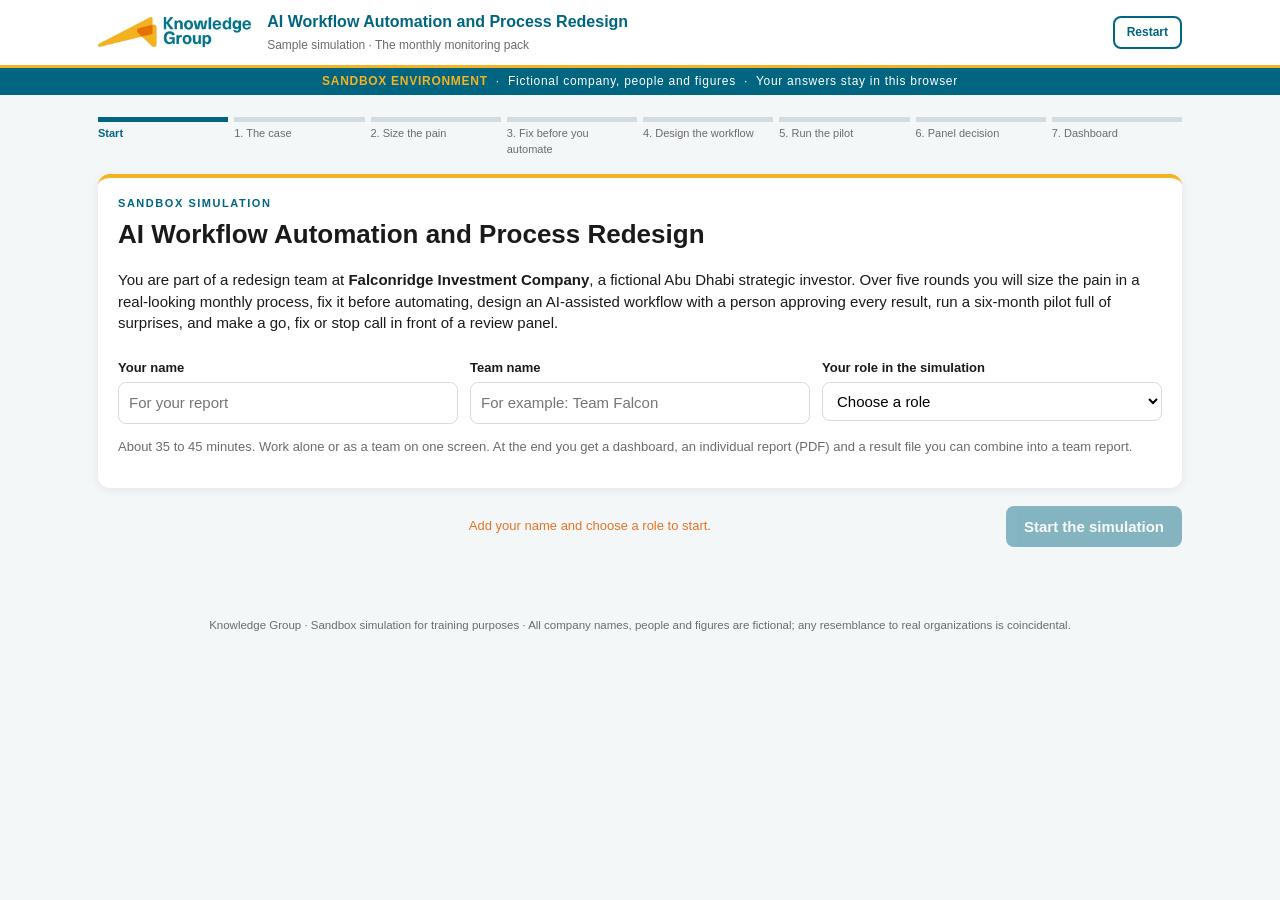
<file: workflow-redesign/index.html>
<!doctype html>
<html lang="en"><head><meta charset="utf-8"><meta name="viewport" content="width=device-width,initial-scale=1"><meta name="robots" content="noindex,nofollow">
<title>AI Workflow Automation and Process Redesign: sample simulation | Knowledge Group sandbox</title><link rel="icon" href="../assets/kg-logo.jpg"><link rel="stylesheet" href="../assets/engine.css"></head>
<body><div id="app"></div><noscript>Please turn on JavaScript to run this simulation.</noscript><script src="../assets/engine.js"></script><script src="sim.js"></script></body></html>
</file>
<file: assets/engine.css>
:root{--teal:#006580;--teal2:#0B7E9C;--tint:#E3EFF3;--gold:#F4B223;--gold2:#FFF6DE;--orange:#E67425;--ink:#1A1A1A;--grey:#6B6B6B;--line:#D3DDE1;--bg:#F4F7F8;--red:#C0392B;--green:#2E8B57}*{box-sizing:border-box}html,body{margin:0;padding:0;background:var(--bg);color:var(--ink);font-family:Arial,Helvetica,sans-serif;font-size:15px;line-height:1.45}a{color:var(--teal)}.top{background:#fff;border-bottom:3px solid var(--gold);position:sticky;top:0;z-index:10}.top .in{max-width:1120px;margin:0 auto;padding:10px 18px;display:flex;align-items:center;gap:16px;flex-wrap:wrap}.top img{height:30px;display:block}.top .t{flex:1;min-width:220px}.top .t b{display:block;font-size:16px;color:var(--teal)}.top .t span{font-size:12px;color:var(--grey)}.sandbox{background:var(--teal);color:#fff;font-size:12px;letter-spacing:.06em;text-align:center;padding:5px 10px}.sandbox b{color:var(--gold)}.wrap{max-width:1120px;margin:0 auto;padding:18px}.prog{display:flex;gap:6px;margin:4px 0 16px;flex-wrap:wrap}.prog div{flex:1;min-width:70px;font-size:11px;color:var(--grey);border-top:5px solid var(--line);padding-top:4px}.prog div.on{border-color:var(--teal);color:var(--teal);font-weight:bold}.prog div.done{border-color:var(--gold);color:var(--ink)}.card{background:#fff;border-radius:12px;box-shadow:0 2px 10px rgba(0,40,60,.08);padding:18px 20px;margin:0 0 16px;border-top:4px solid var(--gold)}.card.plain{border-top:none}h1{font-size:26px;margin:4px 0 6px;color:var(--ink)}h2{font-size:20px;margin:0 0 8px;color:var(--teal)}h3{font-size:16px;margin:14px 0 6px;color:var(--ink)}.kicker{font-size:11px;letter-spacing:.14em;color:var(--teal);font-weight:bold;text-transform:uppercase}.muted{color:var(--grey)}.small{font-size:13px}.brief{background:var(--gold2);border-left:6px solid var(--gold);padding:12px 16px;border-radius:6px;margin:10px 0}.grid2{display:grid;grid-template-columns:1fr 1fr;gap:16px}.grid3{display:grid;grid-template-columns:repeat(3,1fr);gap:12px}.grid4{display:grid;grid-template-columns:repeat(4,1fr);gap:12px}@media(max-width:820px){.grid2,.grid3,.grid4{grid-template-columns:1fr}.top img{height:24px}h1{font-size:22px}}label.f{display:block;font-size:13px;font-weight:bold;margin:10px 0 4px}input[type=text],select,textarea{width:100%;padding:9px 10px;border:1px solid var(--line);border-radius:8px;font:inherit;background:#fff}textarea{min-height:70px}.btn{display:inline-block;border:none;border-radius:8px;padding:10px 18px;font:inherit;font-weight:bold;cursor:pointer;background:var(--teal);color:#fff;text-decoration:none}.btn:hover{filter:brightness(1.1)}.btn.gold{background:var(--gold);color:var(--ink)}.btn.ghost{background:#fff;color:var(--teal);border:2px solid var(--teal)}.btn:disabled{opacity:.45;cursor:not-allowed}.nav{display:flex;justify-content:space-between;align-items:center;gap:10px;margin:8px 0 30px;flex-wrap:wrap}.nav .msg{color:var(--orange);font-size:13px;flex:1;text-align:center}table.t{width:100%;border-collapse:collapse;font-size:13px}table.t th{background:var(--teal);color:#fff;text-align:left;padding:7px 8px;font-weight:bold}table.t td{border-bottom:1px solid var(--line);padding:7px 8px;vertical-align:top}table.t tr:nth-child(even) td{background:#F8FAFB}.tw{overflow-x:auto}.opts{display:flex;flex-wrap:wrap;gap:6px}.opt{border:2px solid var(--line);background:#fff;border-radius:20px;padding:5px 11px;font-size:12.5px;cursor:pointer;user-select:none}.opt:hover{border-color:var(--teal2)}.opt.sel{background:var(--teal);border-color:var(--teal);color:#fff}.opt.good{background:var(--green);border-color:var(--green);color:#fff}.opt.bad{background:var(--red);border-color:var(--red);color:#fff}.chip{display:inline-block;background:var(--tint);color:var(--teal);border-radius:10px;padding:2px 8px;font-size:11.5px;font-weight:bold;margin:1px 2px}.chip.g{background:var(--gold2);color:#7a5a00}.chip.r{background:#FBE3E0;color:var(--red)}.chip.ok{background:#E2F3EA;color:var(--green)}.kpis{display:grid;grid-template-columns:repeat(auto-fit,minmax(150px,1fr));gap:10px;margin:8px 0}.kpi{background:#fff;border-radius:10px;padding:12px;border-left:5px solid var(--teal);box-shadow:0 1px 6px rgba(0,40,60,.07)}.kpi .v{font-size:24px;font-weight:bold;color:var(--teal)}.kpi .l{font-size:12px;color:var(--grey)}.kpi.warn{border-left-color:var(--orange)}.kpi.warn .v{color:var(--orange)}.kpi.gold{border-left-color:var(--gold)}.score{display:flex;align-items:center;gap:18px;flex-wrap:wrap}.score .big{font-size:54px;font-weight:bold;color:var(--teal);line-height:1}.score .grade{background:var(--gold);color:var(--ink);font-weight:bold;border-radius:8px;padding:6px 12px}.tabs{display:flex;gap:4px;border-bottom:2px solid var(--line);margin-bottom:14px;flex-wrap:wrap}.tabs button{background:none;border:none;padding:10px 14px;font:inherit;font-weight:bold;color:var(--grey);cursor:pointer;border-bottom:4px solid transparent;margin-bottom:-2px}.tabs button.on{color:var(--teal);border-color:var(--gold)}.dl{display:flex;gap:8px;flex-wrap:wrap;margin:10px 0}svg text{font-family:Arial,Helvetica,sans-serif}.event{border-left:5px solid var(--teal);background:#fff;border-radius:8px;padding:10px 12px;margin:8px 0;box-shadow:0 1px 5px rgba(0,40,60,.07)}.event.bad{border-left-color:var(--red)}.event.ok{border-left-color:var(--green)}.event.warn{border-left-color:var(--orange)}.bet{border:1px solid var(--line);border-radius:10px;padding:12px;background:#fff;margin:0 0 10px}.bet .hd{display:flex;justify-content:space-between;gap:10px;flex-wrap:wrap}.bar{height:10px;background:var(--line);border-radius:6px;overflow:hidden}.bar i{display:block;height:100%;background:var(--teal)}.sent{padding:6px 8px;border-radius:6px;cursor:pointer;border:1px dashed transparent;margin:2px 0}.sent:hover{border-color:var(--teal2)}.sent.flag{background:#FFF0E6;border-color:var(--orange)}.foot{font-size:11.5px;color:var(--grey);text-align:center;padding:20px 10px 40px}input[type=range]{width:100%;accent-color:var(--teal)}.drop{border:2px dashed var(--teal2);border-radius:10px;padding:16px;text-align:center;background:#fff}
</file>
